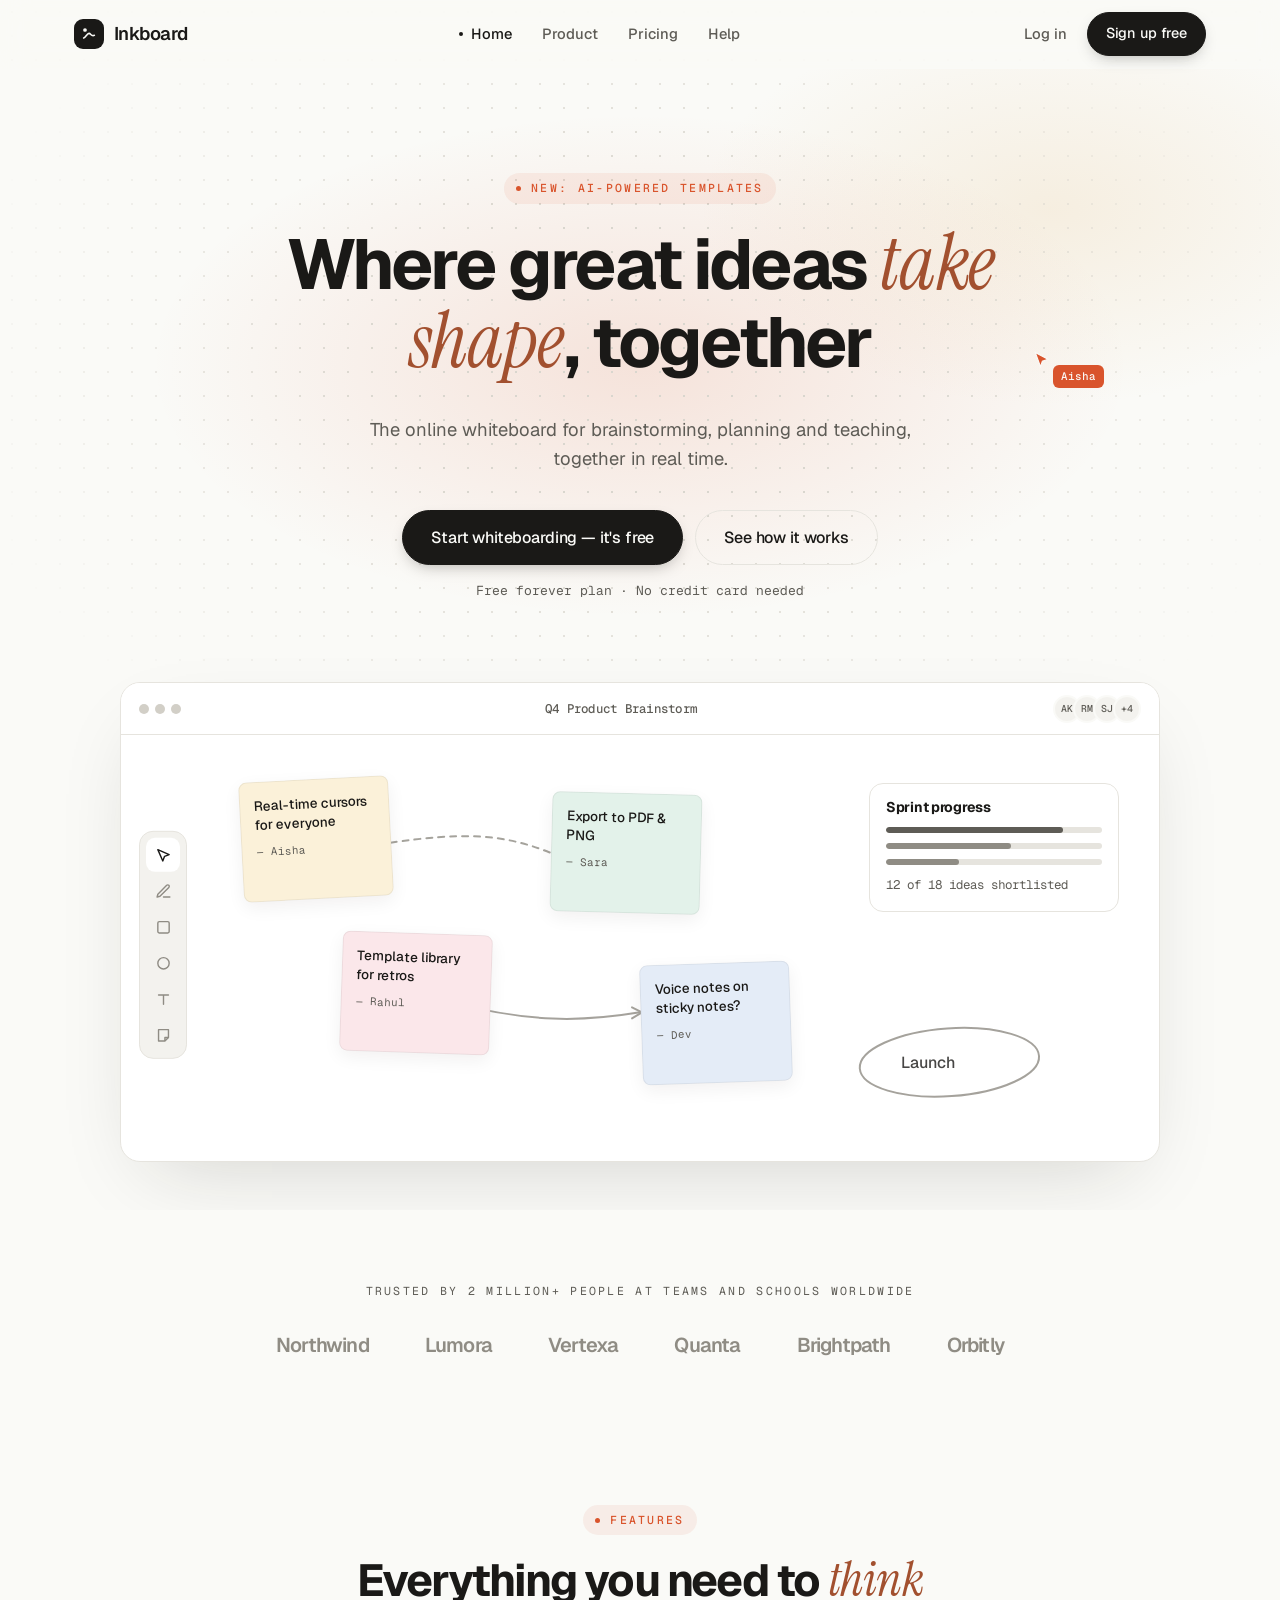
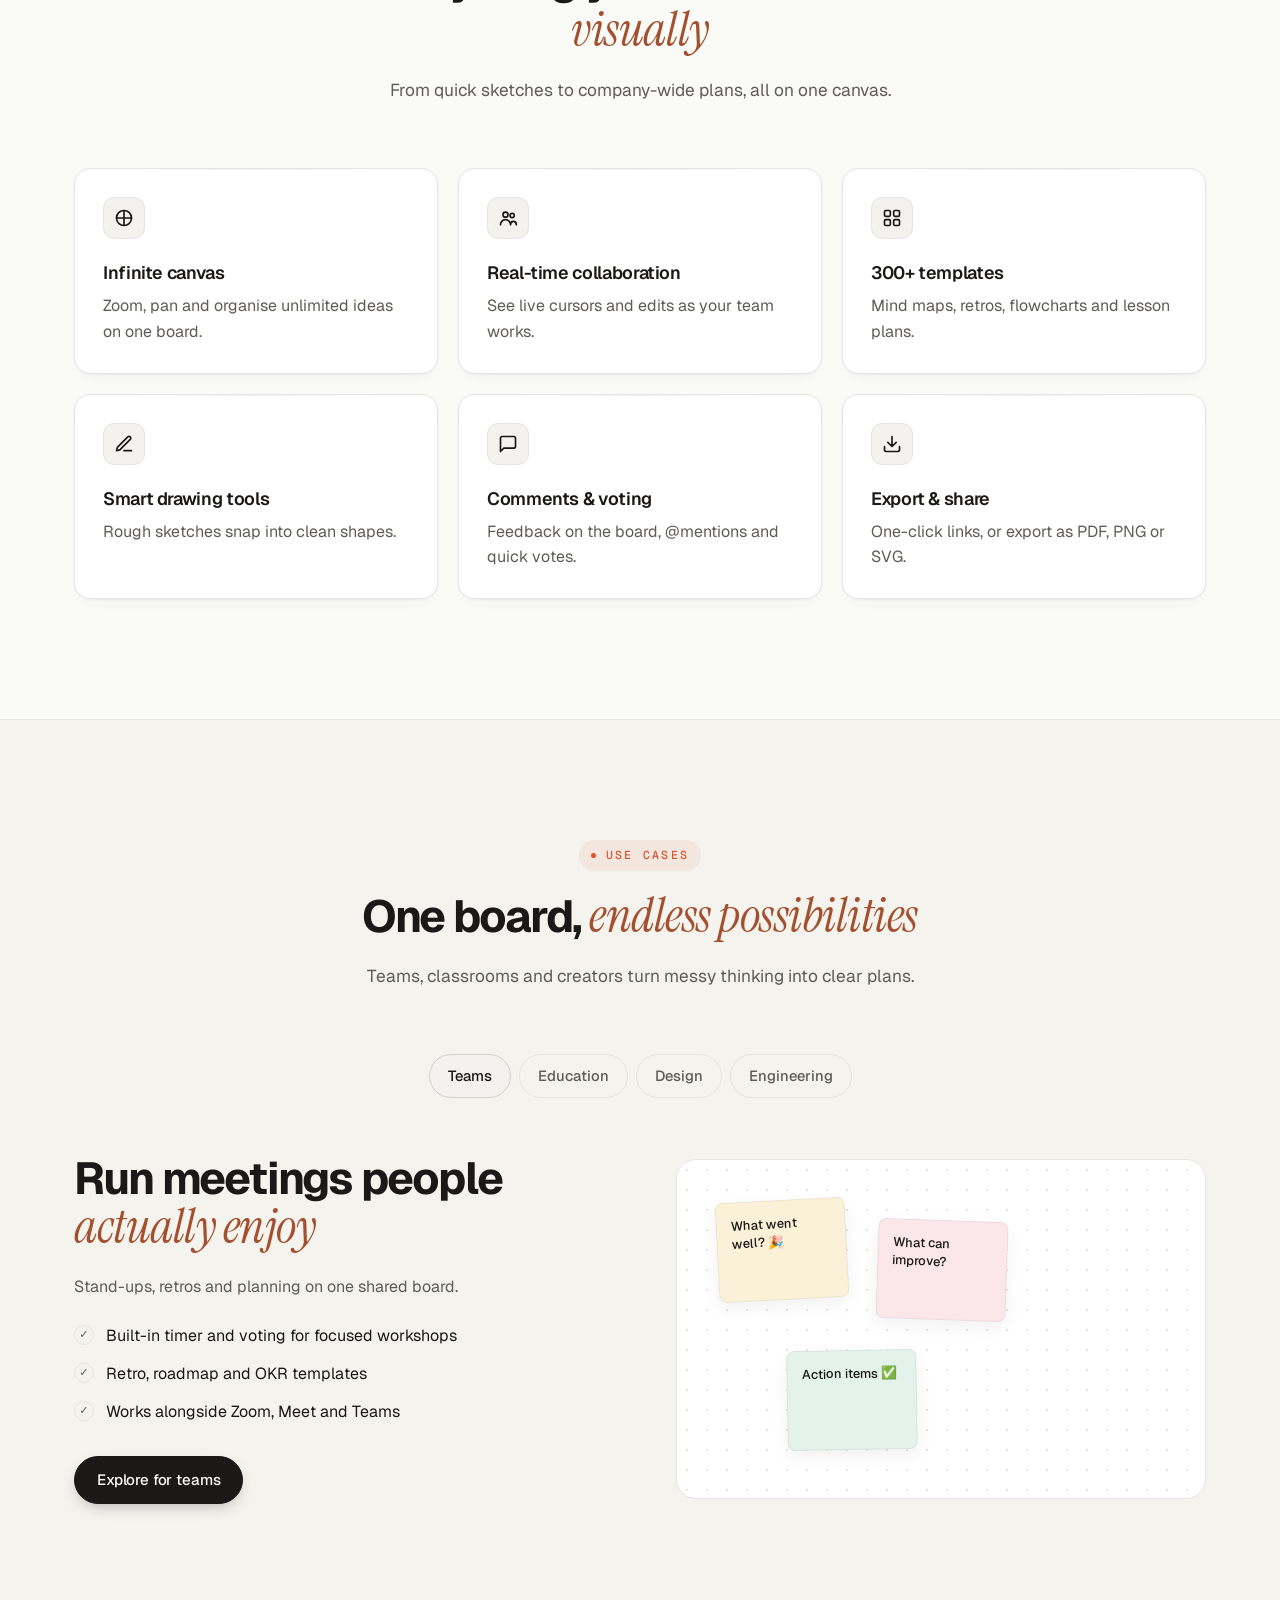
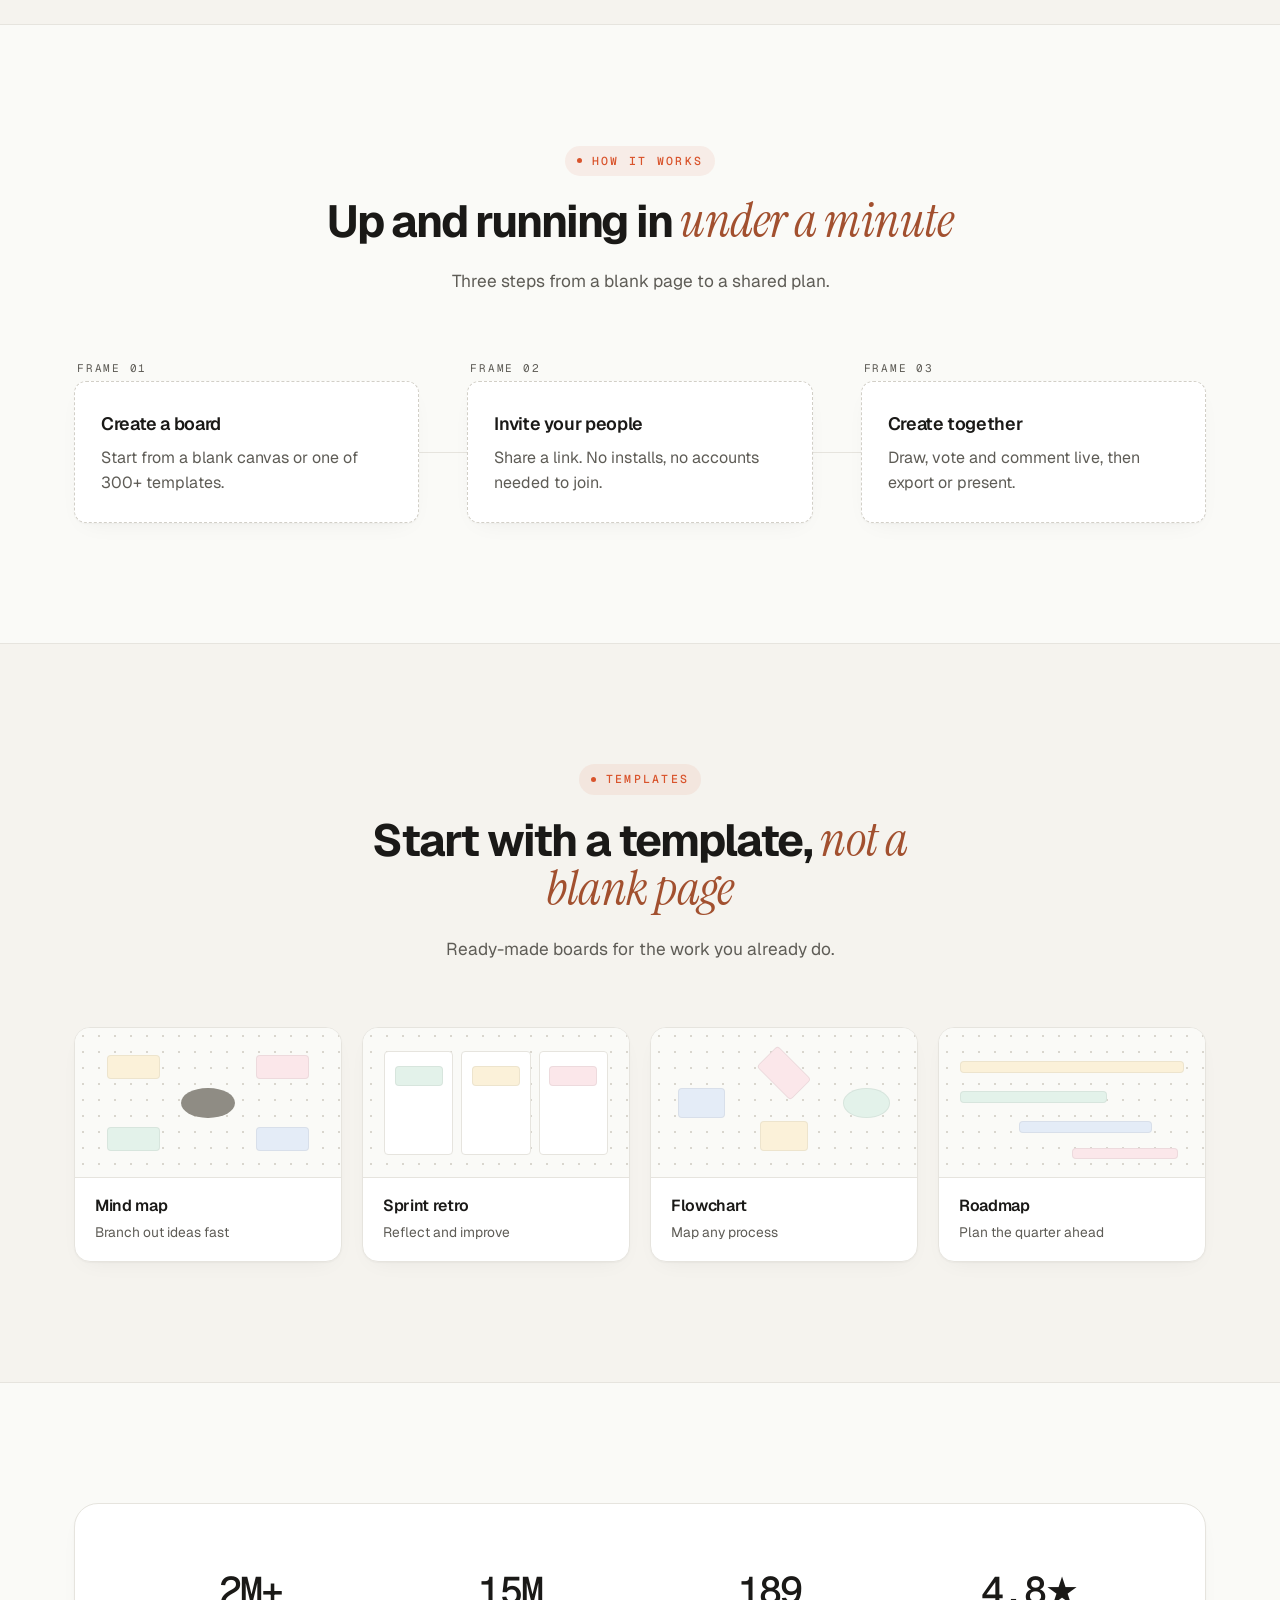
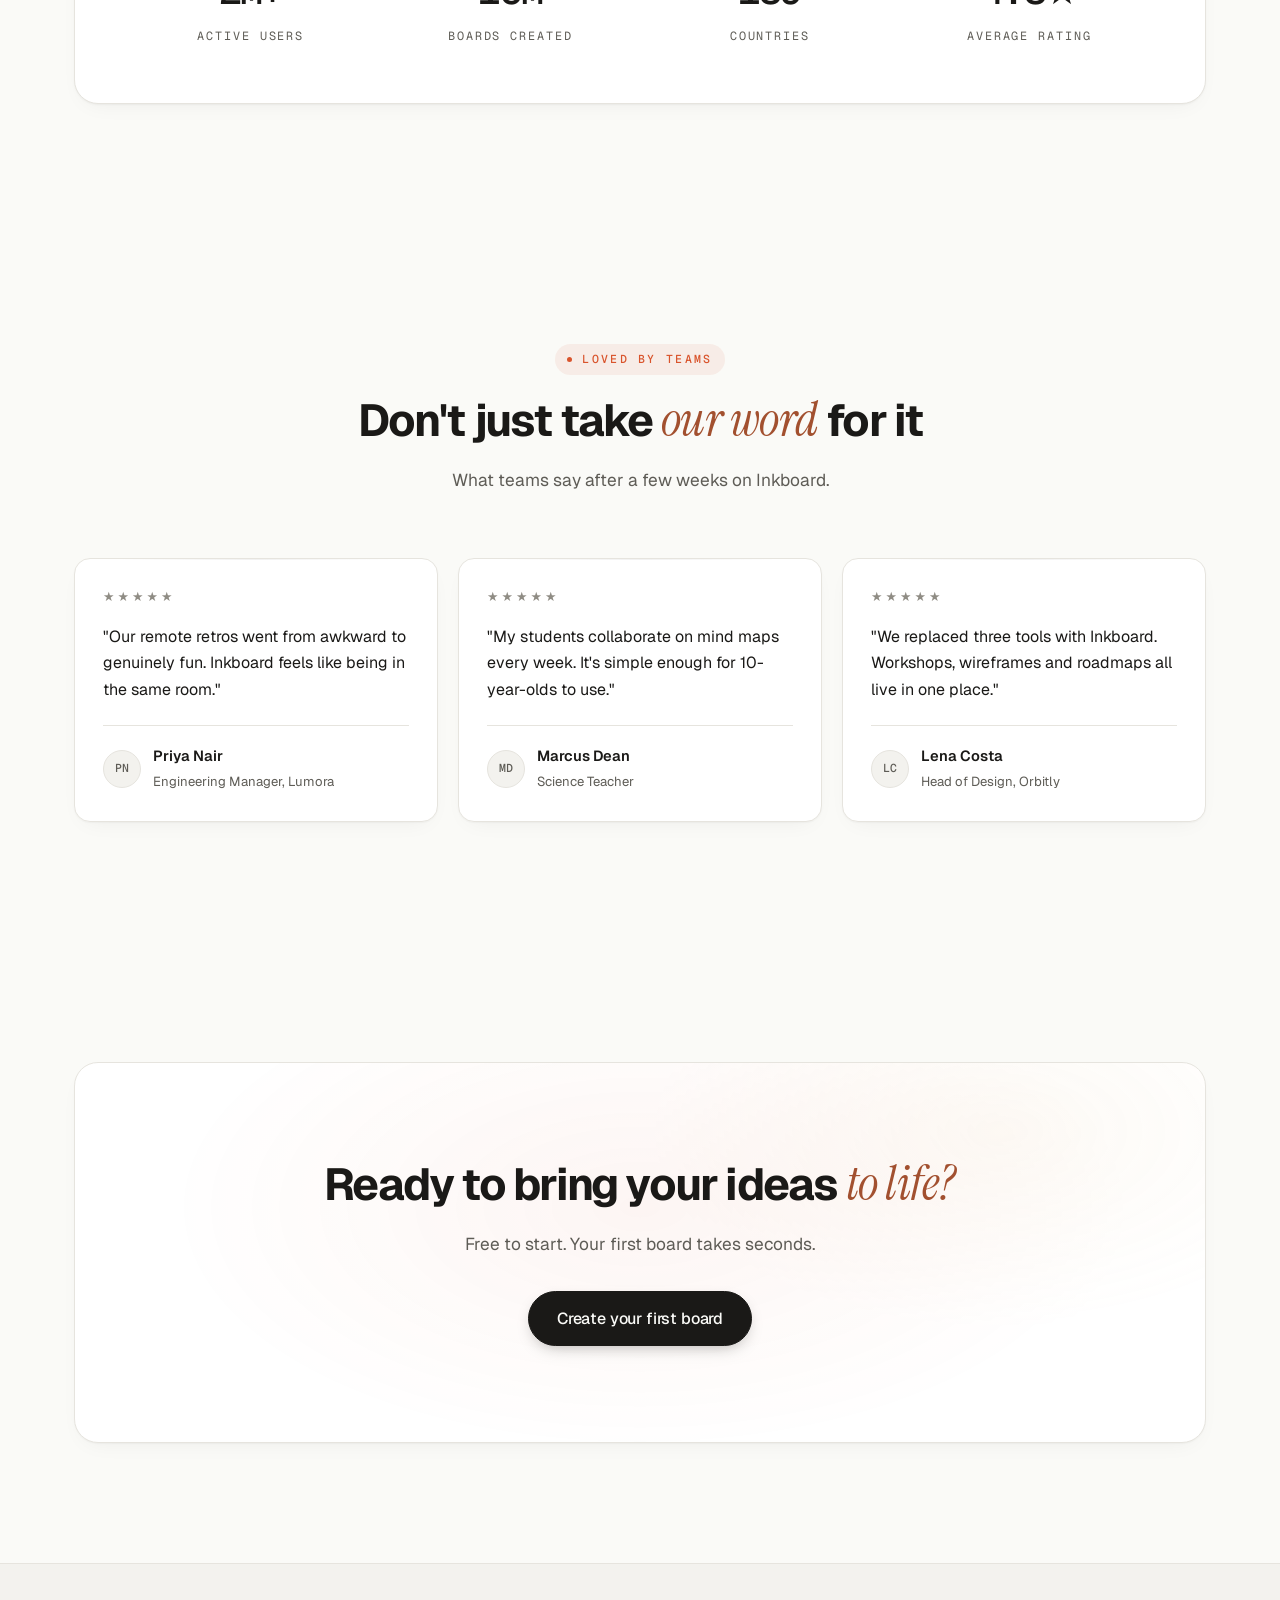
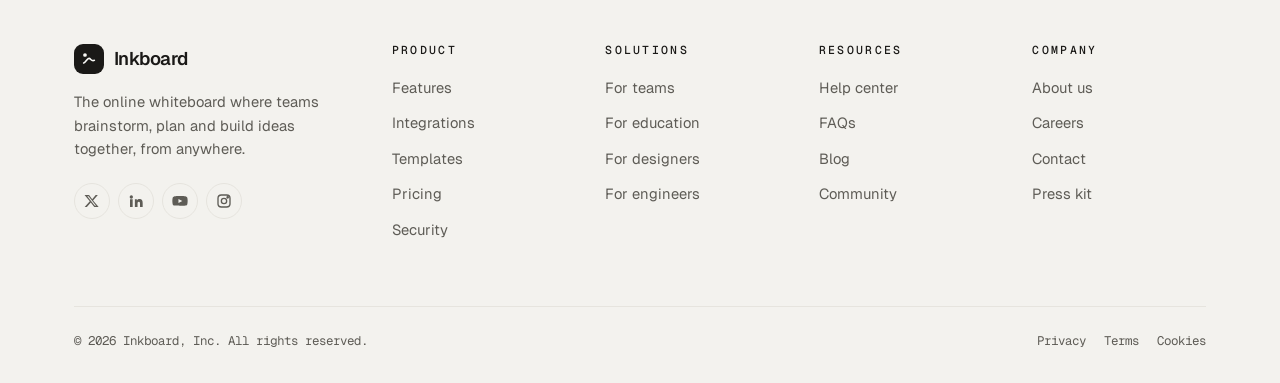
<file: index.html>
<!doctype html>
<html lang="en">
  <head>
    <meta charset="UTF-8" />
    <meta name="viewport" content="width=device-width, initial-scale=1.0" />
    <title>Inkboard — The online whiteboard for teams</title>
    <meta
      name="description"
      content="Inkboard is an infinite online whiteboard for brainstorming, planning and collaborating in real time."
    />
    <link rel="preconnect" href="https://fonts.googleapis.com" />
    <link rel="preconnect" href="https://fonts.gstatic.com" crossorigin />
    <link
      href="https://fonts.googleapis.com/css2?family=Geist:wght@400;500;600;700&family=Geist+Mono:wght@400;500&family=Instrument+Serif:ital@1&display=swap"
      rel="stylesheet"
    />
    <link rel="stylesheet" href="styles.css" />
  </head>
  <body data-page="home">
    <!-- The navbar is inserted here by script.js -->
    <div id="site-nav"></div>

    <main>
      <!-- ================= HERO ================= -->
      <section class="hero">
        <div class="container">
          <div class="hero-stage">
          <!-- The one canvas touch in the hero: a single, slowly drifting cursor -->
          <div class="cursor hero-cursor" aria-hidden="true">
            <svg viewBox="0 0 24 24"><path d="M3 2l7 19 2.5-7.5L20 11z" style="fill: var(--accent); stroke: var(--bg)" stroke-width="1.5" /></svg>
            <b>Aisha</b>
          </div>

          <div class="hero-content reveal">
            <span class="eyebrow">New: AI-powered templates</span>
            <h1>Where great ideas <em>take shape</em>, together</h1>
            <p>
              The online whiteboard for brainstorming, planning and teaching,
              together in real time.
            </p>
            <div class="hero-cta">
              <a href="signup.html" class="btn btn-primary btn-lg"
                >Start whiteboarding — it's free</a
              >
              <a href="product.html" class="btn btn-ghost btn-lg"
                >See how it works</a
              >
            </div>
            <p class="hero-note">Free forever plan · No credit card needed</p>
          </div>
          </div>

          <!-- Whiteboard mockup (pure HTML/CSS, no images) -->
          <div class="board reveal d2" aria-hidden="true">
            <div class="board-topbar">
              <div class="dots"><span></span><span></span><span></span></div>
              <div class="board-title">Q4 Product Brainstorm</div>
              <div class="avatars">
                <span>AK</span>
                <span>RM</span>
                <span>SJ</span>
                <span style="background: var(--surface-2); color: var(--muted)"
                  >+4</span
                >
              </div>
            </div>

            <div class="board-toolbar">
              <span class="on"
                ><svg
                  viewBox="0 0 24 24"
                  fill="none"
                  stroke="currentColor"
                  stroke-width="2"
                  stroke-linecap="round"
                  stroke-linejoin="round"
                >
                  <path d="m4 4 7 16 2.5-6.5L20 11z" /></svg
              ></span>
              <span
                ><svg
                  viewBox="0 0 24 24"
                  fill="none"
                  stroke="currentColor"
                  stroke-width="2"
                  stroke-linecap="round"
                  stroke-linejoin="round"
                >
                  <path d="M12 20h9" />
                  <path d="M16.5 3.5a2.1 2.1 0 1 1 3 3L7 19l-4 1 1-4Z" /></svg
              ></span>
              <span
                ><svg
                  viewBox="0 0 24 24"
                  fill="none"
                  stroke="currentColor"
                  stroke-width="2"
                >
                  <rect x="4" y="4" width="16" height="16" rx="2" /></svg
              ></span>
              <span
                ><svg
                  viewBox="0 0 24 24"
                  fill="none"
                  stroke="currentColor"
                  stroke-width="2"
                >
                  <circle cx="12" cy="12" r="8" /></svg
              ></span>
              <span
                ><svg
                  viewBox="0 0 24 24"
                  fill="none"
                  stroke="currentColor"
                  stroke-width="2"
                  stroke-linecap="round"
                >
                  <path d="M5 6h14M12 6v13" /></svg
              ></span>
              <span
                ><svg
                  viewBox="0 0 24 24"
                  fill="none"
                  stroke="currentColor"
                  stroke-width="2"
                  stroke-linejoin="round"
                >
                  <path d="M5 4h14v11l-5 5H5z" />
                  <path d="M14 20v-5h5" /></svg
              ></span>
            </div>

            <!-- Hand-drawn connectors -->
            <svg
              class="board-svg"
              viewBox="0 0 1040 480"
              preserveAspectRatio="none"
            >
              <path
                d="M270 160 C 340 150, 380 150, 430 170"
                fill="none"
                style="stroke: var(--faint)"
                stroke-width="2"
                stroke-dasharray="6 6"
                stroke-linecap="round"
              />
              <path
                d="M330 320 C 410 340, 460 340, 520 330"
                fill="none"
                style="stroke: var(--faint)"
                stroke-width="2"
                stroke-linecap="round"
              />
              <path
                d="M512 325 l 10 5 -10 6"
                fill="none"
                style="stroke: var(--faint)"
                stroke-width="2"
                stroke-linecap="round"
                stroke-linejoin="round"
              />
              <ellipse
                cx="830"
                cy="380"
                rx="90"
                ry="34"
                fill="none"
                style="stroke: var(--faint)"
                stroke-width="2"
                transform="rotate(-4 830 380)"
              />
              <text
                x="782"
                y="386"
                font-family="Geist, sans-serif"
                font-weight="500"
                font-size="16"
                style="fill: var(--text)"
              >
                Launch
              </text>
            </svg>

            <div class="sticky s1">
              Real-time cursors for everyone<small>— Aisha</small>
            </div>
            <div class="sticky s2">
              Template library for retros<small>— Rahul</small>
            </div>
            <div class="sticky s3">
              Export to PDF &amp; PNG<small>— Sara</small>
            </div>
            <div class="sticky s4">
              Voice notes on sticky notes?<small>— Dev</small>
            </div>

            <div class="board-card">
              <h4>Sprint progress</h4>
              <div class="bar"><i style="width: 82%"></i></div>
              <div class="bar"><i style="width: 58%"></i></div>
              <div class="bar"><i style="width: 34%"></i></div>
              <p style="font-size: 0.78rem; margin: 6px 0 0">
                12 of 18 ideas shortlisted
              </p>
            </div>

          </div>
        </div>
      </section>

      <!-- ================= LOGOS ================= -->
      <section class="logos">
        <div class="container">
          <p>Trusted by 2 million+ people at teams and schools worldwide</p>
          <div class="logo-row">
            <span>Northwind</span><span>Lumora</span><span>Vertexa</span
            ><span>Quanta</span><span>Brightpath</span><span>Orbitly</span>
          </div>
        </div>
      </section>

      <!-- ================= FEATURES ================= -->
      <section class="section" id="features">
        <div class="container">
          <div class="section-head reveal">
            <span class="eyebrow">Features</span>
            <h2>Everything you need to <em>think visually</em></h2>
            <p>From quick sketches to company-wide plans, all on one canvas.</p>
          </div>
          <div class="grid grid-3">
            <div class="card reveal">
              <div class="icon-box">
                <svg
                  viewBox="0 0 24 24"
                  fill="none"
                  stroke="currentColor"
                  stroke-width="2"
                  stroke-linecap="round"
                >
                  <path d="M3 12h18M12 3v18" />
                  <circle cx="12" cy="12" r="9" />
                </svg>
              </div>
              <h3>Infinite canvas</h3>
              <p>Zoom, pan and organise unlimited ideas on one board.</p>
            </div>
            <div class="card reveal d1">
              <div class="icon-box teal">
                <svg
                  viewBox="0 0 24 24"
                  fill="none"
                  stroke="currentColor"
                  stroke-width="2"
                  stroke-linecap="round"
                >
                  <circle cx="9" cy="8" r="3" />
                  <circle cx="17" cy="9" r="2.5" />
                  <path
                    d="M3 20c0-3.3 2.7-6 6-6s6 2.7 6 6M15 20c0-2 1-4 3.5-4S22 18 22 20"
                  />
                </svg>
              </div>
              <h3>Real-time collaboration</h3>
              <p>
See live cursors and edits as your team works.
              </p>
            </div>
            <div class="card reveal d2">
              <div class="icon-box pink">
                <svg
                  viewBox="0 0 24 24"
                  fill="none"
                  stroke="currentColor"
                  stroke-width="2"
                  stroke-linejoin="round"
                >
                  <rect x="3" y="3" width="7" height="7" rx="1.5" />
                  <rect x="14" y="3" width="7" height="7" rx="1.5" />
                  <rect x="3" y="14" width="7" height="7" rx="1.5" />
                  <rect x="14" y="14" width="7" height="7" rx="1.5" />
                </svg>
              </div>
              <h3>300+ templates</h3>
              <p>
                Mind maps, retros, flowcharts and lesson plans.
              </p>
            </div>
            <div class="card reveal">
              <div class="icon-box amber">
                <svg
                  viewBox="0 0 24 24"
                  fill="none"
                  stroke="currentColor"
                  stroke-width="2"
                  stroke-linecap="round"
                  stroke-linejoin="round"
                >
                  <path d="M12 20h9" />
                  <path d="M16.5 3.5a2.1 2.1 0 1 1 3 3L7 19l-4 1 1-4Z" />
                </svg>
              </div>
              <h3>Smart drawing tools</h3>
              <p>
                Rough sketches snap into clean shapes.
              </p>
            </div>
            <div class="card reveal d1">
              <div class="icon-box">
                <svg
                  viewBox="0 0 24 24"
                  fill="none"
                  stroke="currentColor"
                  stroke-width="2"
                  stroke-linecap="round"
                  stroke-linejoin="round"
                >
                  <path
                    d="M21 15a2 2 0 0 1-2 2H7l-4 4V5a2 2 0 0 1 2-2h14a2 2 0 0 1 2 2z"
                  />
                </svg>
              </div>
              <h3>Comments &amp; voting</h3>
              <p>
                Feedback on the board, @mentions and quick votes.
              </p>
            </div>
            <div class="card reveal d2">
              <div class="icon-box teal">
                <svg
                  viewBox="0 0 24 24"
                  fill="none"
                  stroke="currentColor"
                  stroke-width="2"
                  stroke-linecap="round"
                  stroke-linejoin="round"
                >
                  <path
                    d="M21 15v4a2 2 0 0 1-2 2H5a2 2 0 0 1-2-2v-4M7 10l5 5 5-5M12 15V3"
                  />
                </svg>
              </div>
              <h3>Export &amp; share</h3>
              <p>
                One-click links, or export as PDF, PNG or SVG.
              </p>
            </div>
          </div>
        </div>
      </section>

      <!-- ================= USE CASES (tabs) ================= -->
      <section class="section alt-bg" id="usecases">
        <div class="container" data-tabs>
          <div class="section-head reveal">
            <span class="eyebrow">Use cases</span>
            <h2>One board, <em>endless possibilities</em></h2>
            <p>Teams, classrooms and creators turn messy thinking into clear plans.</p>
          </div>

          <div class="tabs">
            <button class="tab active" data-target="uc-teams">Teams</button>
            <button class="tab" data-target="uc-edu">Education</button>
            <button class="tab" data-target="uc-design">Design</button>
            <button class="tab" data-target="uc-eng">Engineering</button>
          </div>

          <div class="tab-panel usecase active" id="uc-teams">
            <div>
              <h2>Run meetings people <em>actually enjoy</em></h2>
              <p>
                Stand-ups, retros and planning on one shared board.
              </p>
              <ul class="checklist">
                <li>Built-in timer and voting for focused workshops</li>
                <li>Retro, roadmap and OKR templates</li>
                <li>Works alongside Zoom, Meet and Teams</li>
              </ul>
              <a href="product.html" class="btn btn-primary"
                >Explore for teams</a
              >
            </div>
            <div class="visual v-purple">
              <div
                class="sticky float"
                style="
                  top: 40px;
                  left: 40px;
                  background: var(--note-yellow);
                  --r: -3deg;
                "
              >
                What went well? 🎉
              </div>
              <div
                class="sticky float"
                style="
                  top: 60px;
                  left: 200px;
                  background: var(--note-pink);
                  --r: 2deg;
                  animation-delay: -2s;
                "
              >
                What can improve?
              </div>
              <div
                class="sticky float"
                style="
                  top: 190px;
                  left: 110px;
                  background: var(--note-green);
                  --r: -1deg;
                  animation-delay: -4s;
                "
              >
                Action items ✅
              </div>
            </div>
          </div>

          <div class="tab-panel usecase" id="uc-edu">
            <div>
              <h2>Make every lesson <em>interactive</em></h2>
              <p>
                Lively lessons and group work in a safe, shared space.
              </p>
              <ul class="checklist">
                <li>Free for verified teachers and students</li>
                <li>Lesson plans, worksheets and graphic organisers</li>
                <li>Classroom mode with teacher controls</li>
              </ul>
              <a href="pricing.html" class="btn btn-primary"
                >See education plans</a
              >
            </div>
            <div class="visual v-teal">
              <div
                class="sticky float"
                style="
                  top: 40px;
                  left: 50px;
                  background: var(--note-blue);
                  --r: -2deg;
                "
              >
                The Water Cycle 💧
              </div>
              <div
                class="sticky float"
                style="
                  top: 80px;
                  left: 220px;
                  background: var(--note-green);
                  --r: 3deg;
                  animation-delay: -3s;
                "
              >
                Evaporation → Condensation
              </div>
              <div
                class="sticky float"
                style="
                  top: 200px;
                  left: 130px;
                  background: var(--note-yellow);
                  --r: -1deg;
                  animation-delay: -1s;
                "
              >
                Group 3: Precipitation
              </div>
            </div>
          </div>

          <div class="tab-panel usecase" id="uc-design">
            <div>
              <h2>From <em>moodboard</em> to wireframe</h2>
              <p>
                Gather inspiration and sketch flows before a pixel is final.
              </p>
              <ul class="checklist">
                <li>Drop in images, links and videos</li>
                <li>Wireframe kits and user-journey maps</li>
                <li>Comment threads tied to any element</li>
              </ul>
              <a href="product.html" class="btn btn-primary"
                >Explore for designers</a
              >
            </div>
            <div class="visual v-pink">
              <div
                class="sticky float"
                style="
                  top: 40px;
                  left: 40px;
                  background: var(--note-pink);
                  --r: -2deg;
                "
              >
                Moodboard: soft &amp; playful
              </div>
              <div
                class="sticky float"
                style="
                  top: 70px;
                  left: 210px;
                  background: var(--note-yellow);
                  --r: 2deg;
                  animation-delay: -2s;
                "
              >
                Onboarding flow v2
              </div>
              <div
                class="sticky float"
                style="
                  top: 200px;
                  left: 100px;
                  background: var(--note-blue);
                  --r: -3deg;
                  animation-delay: -4s;
                "
              >
                Feedback: bigger CTA
              </div>
            </div>
          </div>

          <div class="tab-panel usecase" id="uc-eng">
            <div>
              <h2>Map systems <em>before</em> you build them</h2>
              <p>
                Diagram architecture and plan sprints with your whole squad.
              </p>
              <ul class="checklist">
                <li>Flowchart and architecture shape libraries</li>
                <li>Embed boards in Jira, GitHub and Notion</li>
                <li>Version history to roll back any change</li>
              </ul>
              <a href="product.html" class="btn btn-primary"
                >Explore for engineers</a
              >
            </div>
            <div class="visual v-amber">
              <div
                class="sticky float"
                style="
                  top: 40px;
                  left: 40px;
                  background: var(--note-blue);
                  --r: -1deg;
                "
              >
                Client → API Gateway
              </div>
              <div
                class="sticky float"
                style="
                  top: 80px;
                  left: 220px;
                  background: var(--note-green);
                  --r: 2deg;
                  animation-delay: -3s;
                "
              >
                Auth service
              </div>
              <div
                class="sticky float"
                style="
                  top: 200px;
                  left: 120px;
                  background: var(--note-yellow);
                  --r: -2deg;
                  animation-delay: -1s;
                "
              >
                Database &amp; cache
              </div>
            </div>
          </div>
        </div>
      </section>

      <!-- ================= HOW IT WORKS ================= -->
      <section class="section">
        <div class="container">
          <div class="section-head reveal">
            <span class="eyebrow">How it works</span>
            <h2>Up and running in <em>under a minute</em></h2>
            <p>Three steps from a blank page to a shared plan.</p>
          </div>
          <!-- Steps as frames, joined by one thin straight line (drawn in CSS) -->
          <div class="frames">
            <div class="frame reveal">
              <span class="frame-label">Frame 01</span>
              <h3>Create a board</h3>
              <p>Start from a blank canvas or one of 300+ templates.</p>
            </div>
            <div class="frame reveal d1">
              <span class="frame-label">Frame 02</span>
              <h3>Invite your people</h3>
              <p>Share a link. No installs, no accounts needed to join.</p>
            </div>
            <div class="frame reveal d2">
              <span class="frame-label">Frame 03</span>
              <h3>Create together</h3>
              <p>Draw, vote and comment live, then export or present.</p>
            </div>
          </div>
        </div>
      </section>

      <!-- ================= TEMPLATES ================= -->
      <section class="section alt-bg" id="templates">
        <div class="container">
          <div class="section-head reveal">
            <span class="eyebrow">Templates</span>
            <h2>Start with a template, <em>not a blank page</em></h2>
            <p>Ready-made boards for the work you already do.</p>
          </div>
          <div class="grid grid-4">
            <a href="signup.html" class="card template reveal">
              <div class="template-preview">
                <i
                  style="
                    left: 40%;
                    top: 40%;
                    width: 20%;
                    height: 20%;
                    background: var(--faint);
                    border-radius: 50%;
                    border: 0;
                  "
                ></i>
                <i
                  style="
                    left: 12%;
                    top: 18%;
                    width: 20%;
                    height: 16%;
                    background: var(--note-yellow);
                  "
                ></i>
                <i
                  style="
                    left: 68%;
                    top: 18%;
                    width: 20%;
                    height: 16%;
                    background: var(--note-pink);
                  "
                ></i>
                <i
                  style="
                    left: 12%;
                    top: 66%;
                    width: 20%;
                    height: 16%;
                    background: var(--note-green);
                  "
                ></i>
                <i
                  style="
                    left: 68%;
                    top: 66%;
                    width: 20%;
                    height: 16%;
                    background: var(--note-blue);
                  "
                ></i>
              </div>
              <div class="template-body">
                <h3>Mind map</h3>
                <p>Branch out ideas fast</p>
              </div>
            </a>
            <a href="signup.html" class="card template reveal d1">
              <div class="template-preview">
                <i
                  style="
                    left: 8%;
                    top: 15%;
                    width: 26%;
                    height: 70%;
                    background: var(--surface);
                    border: 1px solid var(--line);
                  "
                ></i>
                <i
                  style="
                    left: 37%;
                    top: 15%;
                    width: 26%;
                    height: 70%;
                    background: var(--surface);
                    border: 1px solid var(--line);
                  "
                ></i>
                <i
                  style="
                    left: 66%;
                    top: 15%;
                    width: 26%;
                    height: 70%;
                    background: var(--surface);
                    border: 1px solid var(--line);
                  "
                ></i>
                <i
                  style="
                    left: 12%;
                    top: 25%;
                    width: 18%;
                    height: 14%;
                    background: var(--note-green);
                  "
                ></i>
                <i
                  style="
                    left: 41%;
                    top: 25%;
                    width: 18%;
                    height: 14%;
                    background: var(--note-yellow);
                  "
                ></i>
                <i
                  style="
                    left: 70%;
                    top: 25%;
                    width: 18%;
                    height: 14%;
                    background: var(--note-pink);
                  "
                ></i>
              </div>
              <div class="template-body">
                <h3>Sprint retro</h3>
                <p>Reflect and improve</p>
              </div>
            </a>
            <a href="signup.html" class="card template reveal d2">
              <div class="template-preview">
                <i
                  style="
                    left: 10%;
                    top: 40%;
                    width: 18%;
                    height: 20%;
                    background: var(--note-blue);
                  "
                ></i>
                <i
                  style="
                    left: 41%;
                    top: 20%;
                    width: 18%;
                    height: 20%;
                    background: var(--note-pink);
                    transform: rotate(45deg);
                  "
                ></i>
                <i
                  style="
                    left: 41%;
                    top: 62%;
                    width: 18%;
                    height: 20%;
                    background: var(--note-yellow);
                  "
                ></i>
                <i
                  style="
                    left: 72%;
                    top: 40%;
                    width: 18%;
                    height: 20%;
                    background: var(--note-green);
                    border-radius: 50%;
                  "
                ></i>
              </div>
              <div class="template-body">
                <h3>Flowchart</h3>
                <p>Map any process</p>
              </div>
            </a>
            <a href="signup.html" class="card template reveal d3">
              <div class="template-preview">
                <i
                  style="
                    left: 8%;
                    top: 22%;
                    width: 84%;
                    height: 8%;
                    background: var(--note-yellow);
                  "
                ></i>
                <i
                  style="
                    left: 8%;
                    top: 42%;
                    width: 55%;
                    height: 8%;
                    background: var(--note-green);
                  "
                ></i>
                <i
                  style="
                    left: 30%;
                    top: 62%;
                    width: 50%;
                    height: 8%;
                    background: var(--note-blue);
                  "
                ></i>
                <i
                  style="
                    left: 50%;
                    top: 80%;
                    width: 40%;
                    height: 8%;
                    background: var(--note-pink);
                  "
                ></i>
              </div>
              <div class="template-body">
                <h3>Roadmap</h3>
                <p>Plan the quarter ahead</p>
              </div>
            </a>
          </div>
        </div>
      </section>

      <!-- ================= STATS ================= -->
      <section class="section-sm">
        <div class="container">
          <div class="stats grid grid-4 center reveal">
            <div class="stat">
              <strong>2M+</strong><span>Active users</span>
            </div>
            <div class="stat">
              <strong>15M</strong><span>Boards created</span>
            </div>
            <div class="stat"><strong>190</strong><span>Countries</span></div>
            <div class="stat">
              <strong>4.8★</strong><span>Average rating</span>
            </div>
          </div>
        </div>
      </section>

      <!-- ================= TESTIMONIALS ================= -->
      <section class="section">
        <div class="container">
          <div class="section-head reveal">
            <span class="eyebrow">Loved by teams</span>
            <h2>Don't just take <em>our word</em> for it</h2>
            <p>What teams say after a few weeks on Inkboard.</p>
          </div>
          <div class="grid grid-3">
            <div class="card quote reveal">
              <div class="stars">★★★★★</div>
              <p>
                "Our remote retros went from awkward to genuinely fun. Inkboard
                feels like being in the same room."
              </p>
              <div class="person">
                <div class="av">PN</div>
                <div>
                  <b>Priya Nair</b><span>Engineering Manager, Lumora</span>
                </div>
              </div>
            </div>
            <div class="card quote reveal d1">
              <div class="stars">★★★★★</div>
              <p>
                "My students collaborate on mind maps every week. It's simple
                enough for 10-year-olds to use."
              </p>
              <div class="person">
                <div class="av">MD</div>
                <div><b>Marcus Dean</b><span>Science Teacher</span></div>
              </div>
            </div>
            <div class="card quote reveal d2">
              <div class="stars">★★★★★</div>
              <p>
                "We replaced three tools with Inkboard. Workshops, wireframes
                and roadmaps all live in one place."
              </p>
              <div class="person">
                <div class="av">LC</div>
                <div><b>Lena Costa</b><span>Head of Design, Orbitly</span></div>
              </div>
            </div>
          </div>
        </div>
      </section>

      <!-- ================= CTA ================= -->
      <section class="section-sm">
        <div class="container">
          <div class="cta reveal">
            <h2>Ready to bring your ideas <em>to life?</em></h2>
            <p>
              Free to start. Your first board takes seconds.
            </p>
            <a href="signup.html" class="btn btn-white btn-lg"
              >Create your first board</a
            >
          </div>
        </div>
      </section>
    </main>

    <!-- The footer is inserted here by script.js -->
    <div id="site-footer"></div>

    <script src="script.js"></script>
  </body>
</html>
</file>
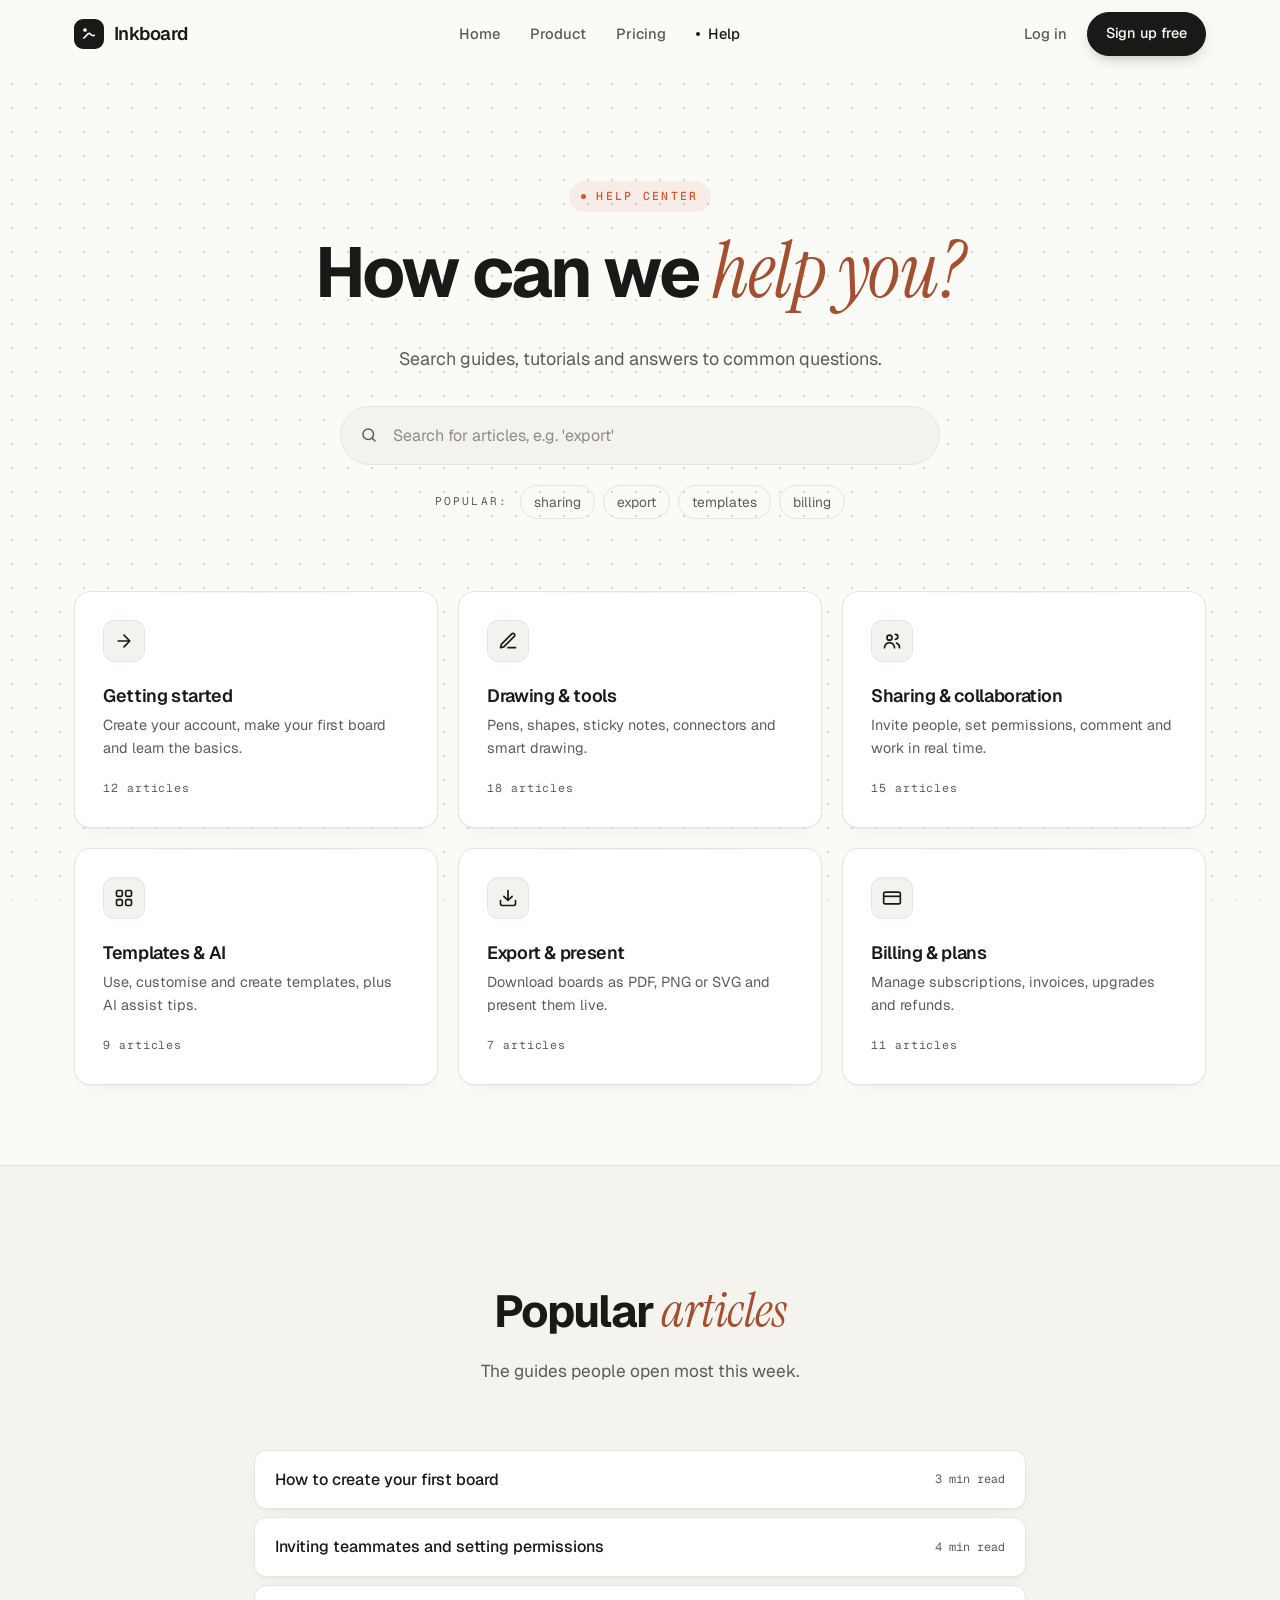
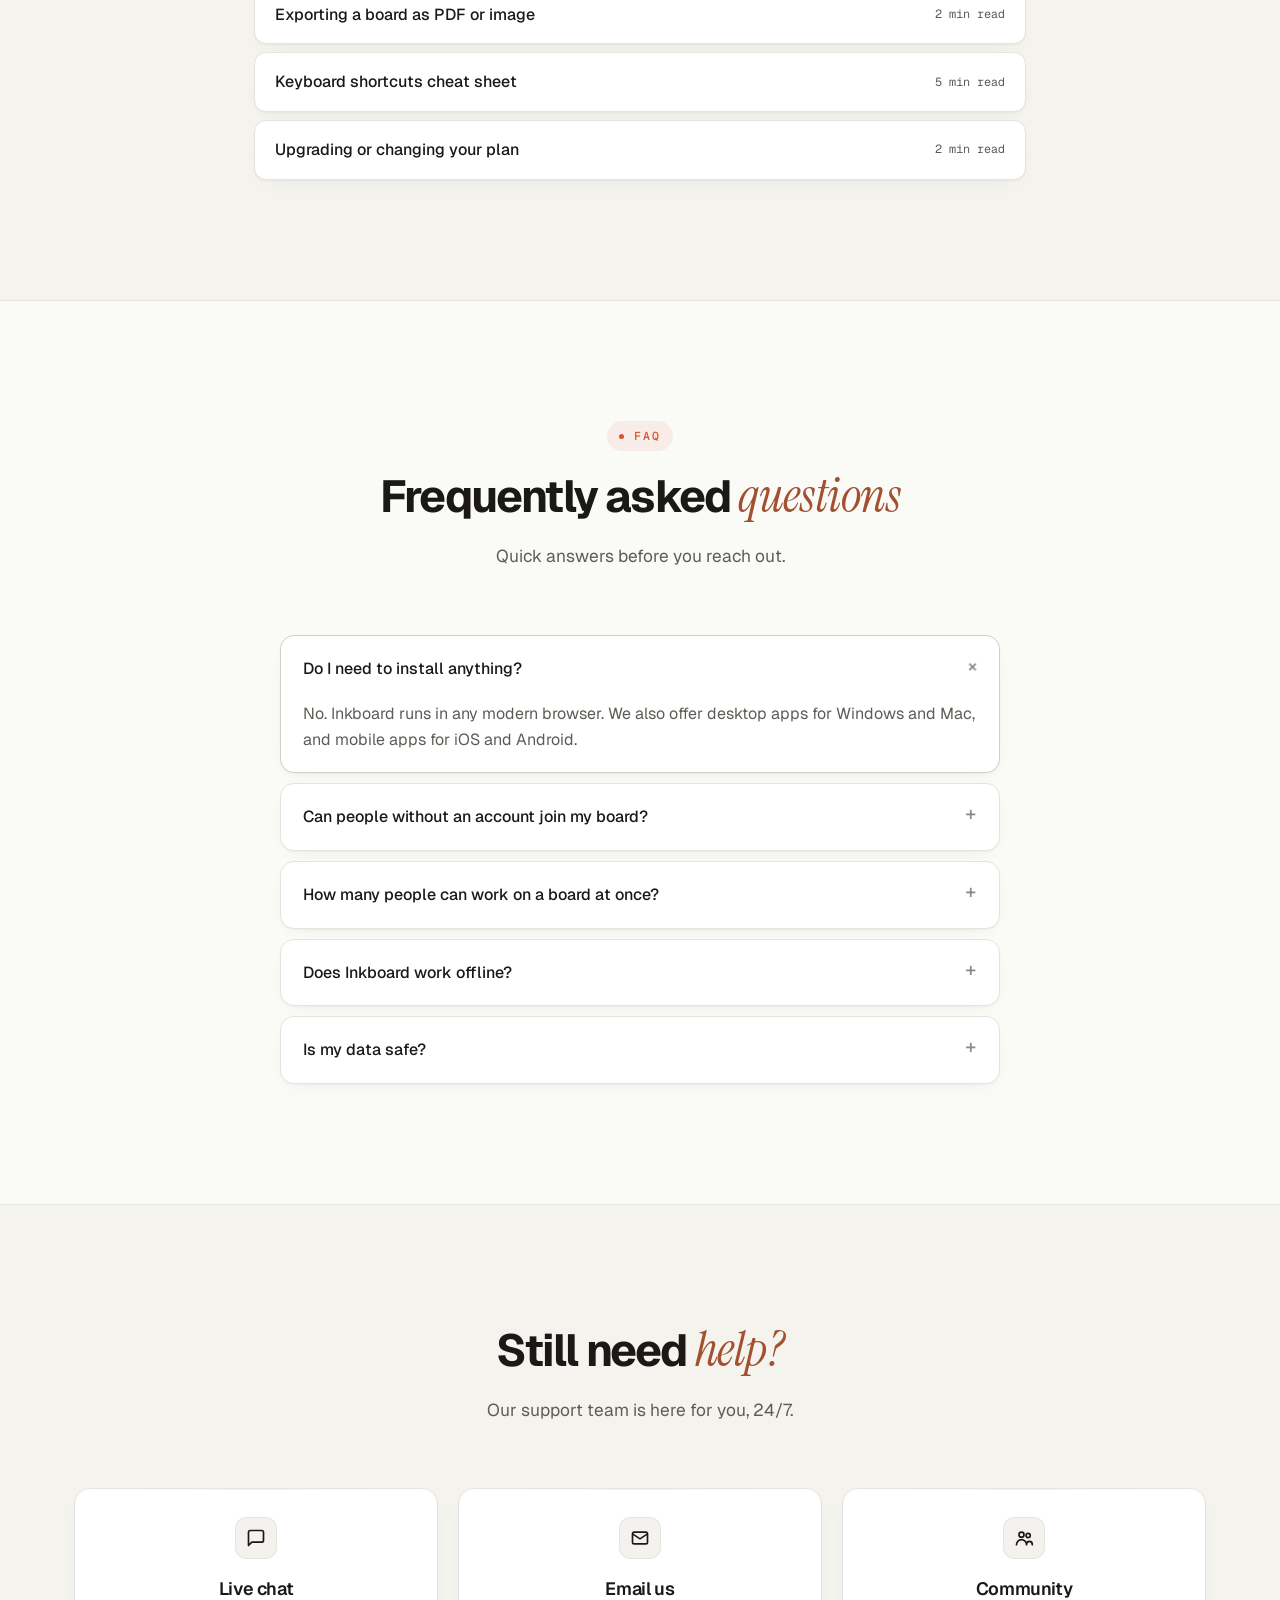
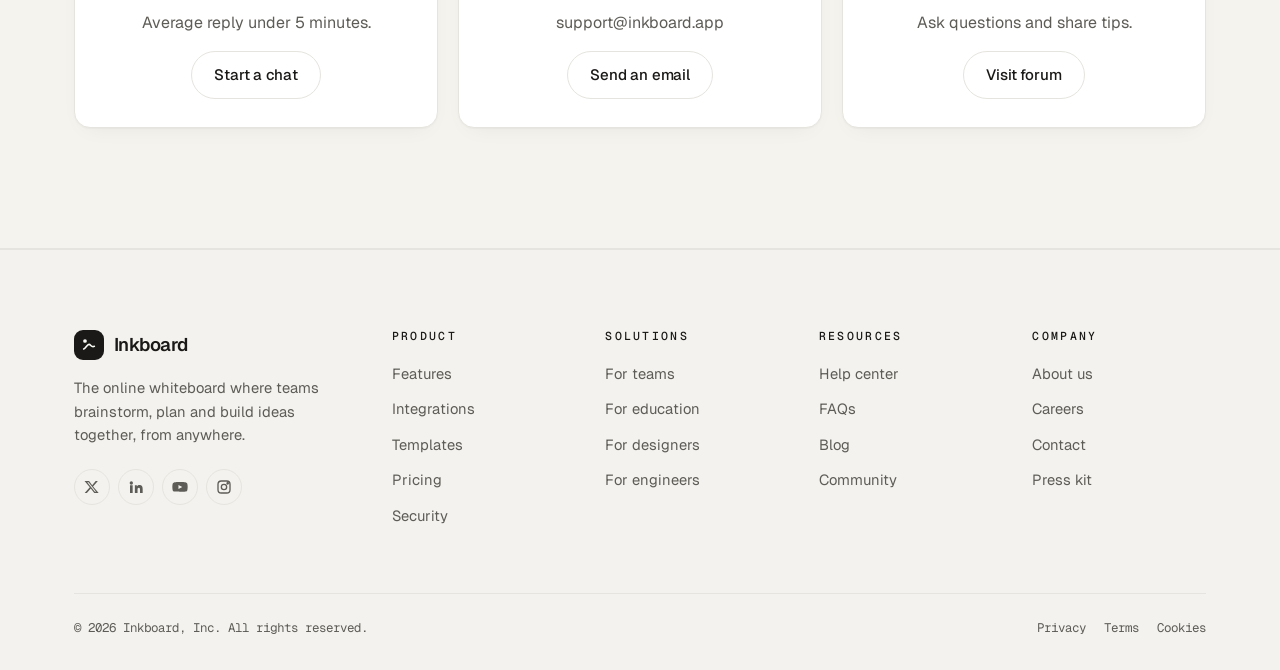
<file: help.html>
<!DOCTYPE html>
<html lang="en">
<head>
  <meta charset="UTF-8" />
  <meta name="viewport" content="width=device-width, initial-scale=1.0" />
  <title>Help Center — Inkboard</title>
  <link rel="preconnect" href="https://fonts.googleapis.com" />
  <link rel="preconnect" href="https://fonts.gstatic.com" crossorigin />
  <link href="https://fonts.googleapis.com/css2?family=Geist:wght@400;500;600;700&family=Geist+Mono:wght@400;500&family=Instrument+Serif:ital@1&display=swap" rel="stylesheet" />
  <link rel="stylesheet" href="styles.css" />
</head>
<body data-page="help">
  <div id="site-nav"></div>

  <main>
    <section class="page-hero">
      <div class="container reveal">
        <span class="eyebrow">Help Center</span>
        <h1>How can we <em>help you?</em></h1>
        <p>Search guides, tutorials and answers to common questions.</p>
        <div class="search-box">
          <svg viewBox="0 0 24 24" fill="none" stroke="currentColor" stroke-width="2" stroke-linecap="round"><circle cx="11" cy="11" r="7"/><path d="m20 20-3.5-3.5"/></svg>
          <input type="search" id="helpSearch" placeholder="Search for articles, e.g. 'export'" aria-label="Search help articles" />
        </div>
        <div class="popular-tags">
          <span>Popular:</span>
          <button>sharing</button><button>export</button><button>templates</button><button>billing</button>
        </div>
      </div>
    </section>

    <!-- Categories (searchable) -->
    <section style="padding-bottom:80px">
      <div class="container">
        <div class="grid grid-3">
          <a href="#" class="card help-cat reveal" data-search="getting started account sign up create board basics">
            <div class="icon-box"><svg viewBox="0 0 24 24" fill="none" stroke="currentColor" stroke-width="2" stroke-linecap="round" stroke-linejoin="round"><path d="M5 12h14M12 5l7 7-7 7"/></svg></div>
            <h3>Getting started</h3>
            <p>Create your account, make your first board and learn the basics.</p>
            <span class="count">12 articles</span>
          </a>
          <a href="#" class="card help-cat reveal d1" data-search="drawing tools pen shapes sticky notes text connectors">
            <div class="icon-box amber"><svg viewBox="0 0 24 24" fill="none" stroke="currentColor" stroke-width="2" stroke-linecap="round" stroke-linejoin="round"><path d="M12 20h9"/><path d="M16.5 3.5a2.1 2.1 0 1 1 3 3L7 19l-4 1 1-4Z"/></svg></div>
            <h3>Drawing &amp; tools</h3>
            <p>Pens, shapes, sticky notes, connectors and smart drawing.</p>
            <span class="count">18 articles</span>
          </a>
          <a href="#" class="card help-cat reveal d2" data-search="collaboration sharing invite permissions comments link">
            <div class="icon-box teal"><svg viewBox="0 0 24 24" fill="none" stroke="currentColor" stroke-width="2" stroke-linecap="round"><circle cx="9" cy="8" r="3"/><path d="M3 20c0-3.3 2.7-6 6-6s6 2.7 6 6"/><path d="M16 4a3 3 0 0 1 0 6M21 20c0-2.5-1.5-4.6-3.5-5.5"/></svg></div>
            <h3>Sharing &amp; collaboration</h3>
            <p>Invite people, set permissions, comment and work in real time.</p>
            <span class="count">15 articles</span>
          </a>
          <a href="#" class="card help-cat reveal" data-search="templates library custom template ai">
            <div class="icon-box pink"><svg viewBox="0 0 24 24" fill="none" stroke="currentColor" stroke-width="2"><rect x="3" y="3" width="7" height="7" rx="1.5"/><rect x="14" y="3" width="7" height="7" rx="1.5"/><rect x="3" y="14" width="7" height="7" rx="1.5"/><rect x="14" y="14" width="7" height="7" rx="1.5"/></svg></div>
            <h3>Templates &amp; AI</h3>
            <p>Use, customise and create templates, plus AI assist tips.</p>
            <span class="count">9 articles</span>
          </a>
          <a href="#" class="card help-cat reveal d1" data-search="export download pdf png svg print present">
            <div class="icon-box"><svg viewBox="0 0 24 24" fill="none" stroke="currentColor" stroke-width="2" stroke-linecap="round" stroke-linejoin="round"><path d="M21 15v4a2 2 0 0 1-2 2H5a2 2 0 0 1-2-2v-4M7 10l5 5 5-5M12 15V3"/></svg></div>
            <h3>Export &amp; present</h3>
            <p>Download boards as PDF, PNG or SVG and present them live.</p>
            <span class="count">7 articles</span>
          </a>
          <a href="#" class="card help-cat reveal d2" data-search="billing plans payment invoice upgrade cancel refund">
            <div class="icon-box teal"><svg viewBox="0 0 24 24" fill="none" stroke="currentColor" stroke-width="2"><rect x="2" y="5" width="20" height="14" rx="2"/><path d="M2 10h20"/></svg></div>
            <h3>Billing &amp; plans</h3>
            <p>Manage subscriptions, invoices, upgrades and refunds.</p>
            <span class="count">11 articles</span>
          </a>
        </div>
        <div class="no-results" id="noResults">No results found. Try another word, or <a href="#contact" class="link">contact support</a>.</div>
      </div>
    </section>

    <!-- Popular articles -->
    <section class="section alt-bg">
      <div class="container" style="max-width:820px">
        <div class="section-head reveal"><h2>Popular <em>articles</em></h2><p>The guides people open most this week.</p></div>
        <ul class="article-list reveal">
          <li data-search="create first board getting started"><a href="#">How to create your first board <span>3 min read</span></a></li>
          <li data-search="invite share link permissions"><a href="#">Inviting teammates and setting permissions <span>4 min read</span></a></li>
          <li data-search="export pdf png download"><a href="#">Exporting a board as PDF or image <span>2 min read</span></a></li>
          <li data-search="keyboard shortcuts tools"><a href="#">Keyboard shortcuts cheat sheet <span>5 min read</span></a></li>
          <li data-search="billing upgrade plan payment"><a href="#">Upgrading or changing your plan <span>2 min read</span></a></li>
        </ul>
      </div>
    </section>

    <!-- FAQ -->
    <section class="section" id="faq">
      <div class="container">
        <div class="section-head reveal"><span class="eyebrow">FAQ</span><h2>Frequently asked <em>questions</em></h2><p>Quick answers before you reach out.</p></div>
        <div class="faq reveal">
          <details open>
            <summary>Do I need to install anything?</summary>
            <p>No. Inkboard runs in any modern browser. We also offer desktop apps for Windows and Mac, and mobile apps for iOS and Android.</p>
          </details>
          <details>
            <summary>Can people without an account join my board?</summary>
            <p>Yes. Share a guest link and anyone can view or edit (depending on the permissions you choose) without signing up.</p>
          </details>
          <details>
            <summary>How many people can work on a board at once?</summary>
            <p>Up to 300 people can collaborate on a single board in real time on paid plans, and up to 25 on the Free plan.</p>
          </details>
          <details>
            <summary>Does Inkboard work offline?</summary>
            <p>Our desktop apps let you keep working offline. Changes sync automatically once you reconnect.</p>
          </details>
          <details>
            <summary>Is my data safe?</summary>
            <p>Yes. All boards are encrypted in transit and at rest, and we're SOC 2 Type II certified. See our security page for details.</p>
          </details>
        </div>
      </div>
    </section>

    <!-- Contact -->
    <section class="section alt-bg" id="contact">
      <div class="container">
        <div class="section-head reveal"><h2>Still need <em>help?</em></h2><p>Our support team is here for you, 24/7.</p></div>
        <div class="grid grid-3">
          <div class="card center reveal">
            <div class="icon-box" style="margin:0 auto 18px"><svg viewBox="0 0 24 24" fill="none" stroke="currentColor" stroke-width="2" stroke-linejoin="round"><path d="M21 15a2 2 0 0 1-2 2H7l-4 4V5a2 2 0 0 1 2-2h14a2 2 0 0 1 2 2z"/></svg></div>
            <h3>Live chat</h3>
            <p>Average reply under 5 minutes.</p>
            <a href="#" class="btn btn-ghost">Start a chat</a>
          </div>
          <div class="card center reveal d1">
            <div class="icon-box teal" style="margin:0 auto 18px"><svg viewBox="0 0 24 24" fill="none" stroke="currentColor" stroke-width="2"><rect x="3" y="5" width="18" height="14" rx="2"/><path d="m3 7 9 6 9-6"/></svg></div>
            <h3>Email us</h3>
            <p>support@inkboard.app</p>
            <a href="mailto:support@inkboard.app" class="btn btn-ghost">Send an email</a>
          </div>
          <div class="card center reveal d2">
            <div class="icon-box pink" style="margin:0 auto 18px"><svg viewBox="0 0 24 24" fill="none" stroke="currentColor" stroke-width="2" stroke-linecap="round"><circle cx="9" cy="8" r="3"/><circle cx="17" cy="9" r="2.5"/><path d="M3 20c0-3.3 2.7-6 6-6s6 2.7 6 6M15 20c0-2 1-4 3.5-4S22 18 22 20"/></svg></div>
            <h3>Community</h3>
            <p>Ask questions and share tips.</p>
            <a href="#" class="btn btn-ghost">Visit forum</a>
          </div>
        </div>
      </div>
    </section>
  </main>

  <div id="site-footer"></div>
  <script src="script.js"></script>
</body>
</html>
</file>
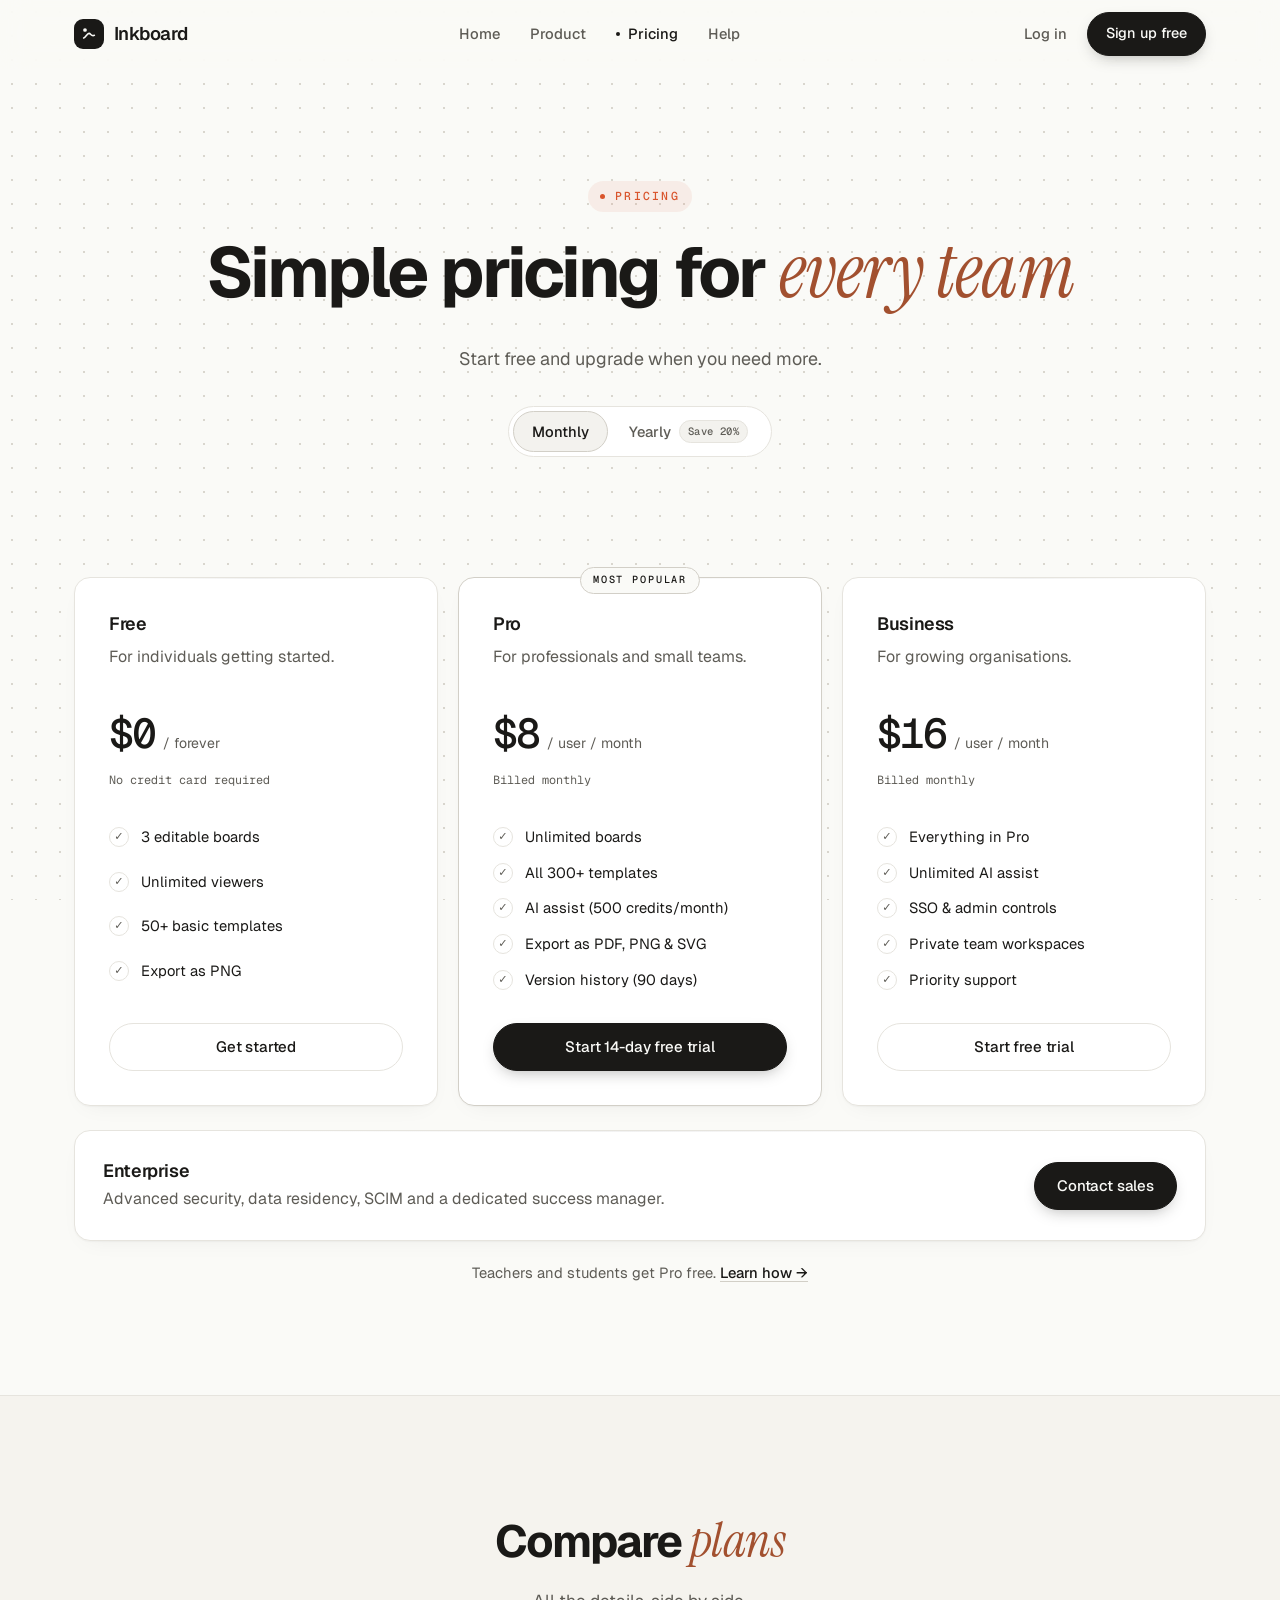
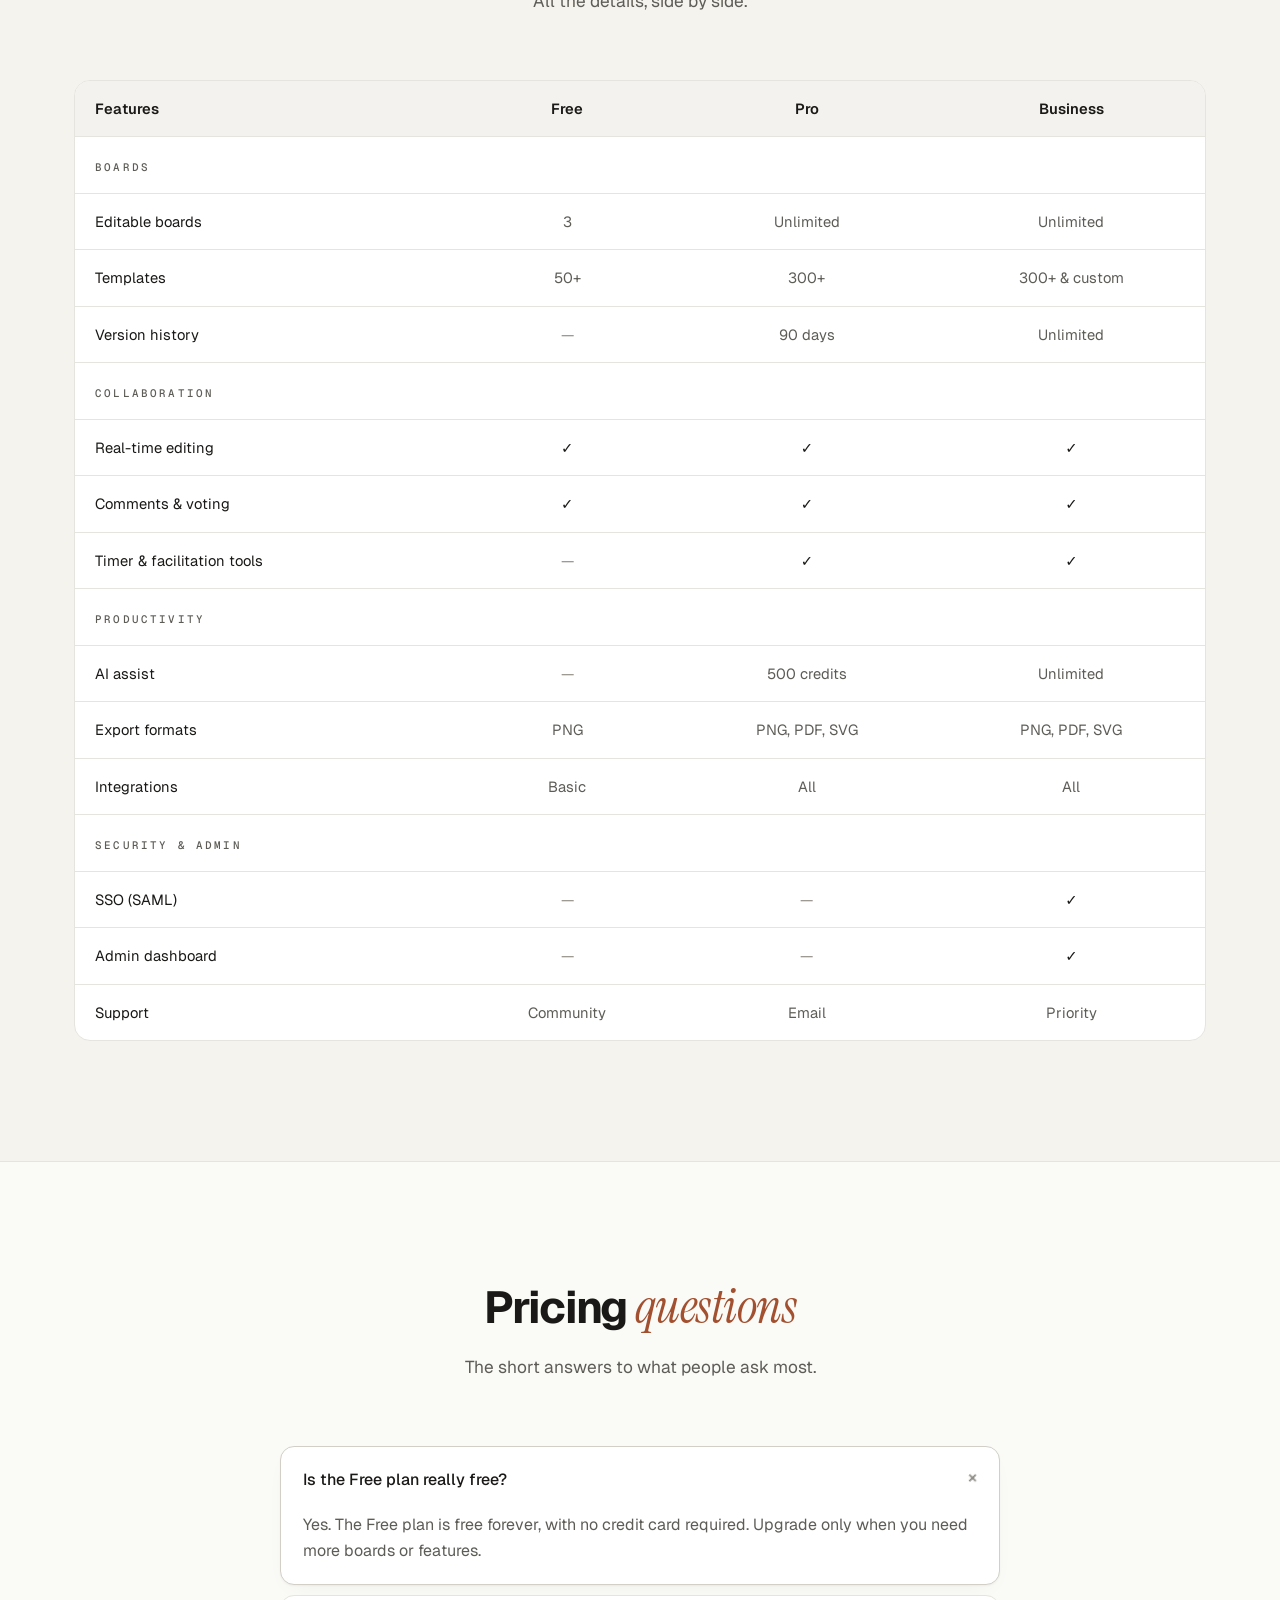
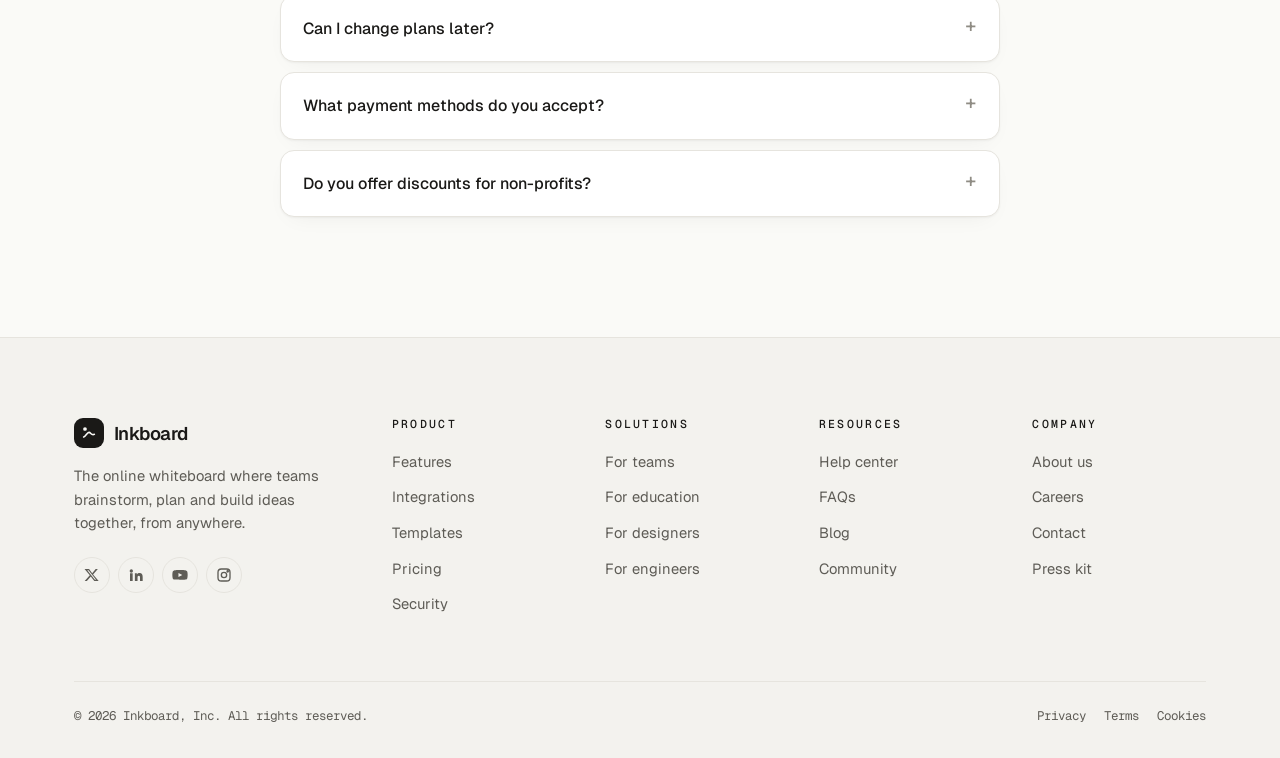
<file: pricing.html>
<!DOCTYPE html>
<html lang="en">
<head>
  <meta charset="UTF-8" />
  <meta name="viewport" content="width=device-width, initial-scale=1.0" />
  <title>Pricing — Inkboard</title>
  <link rel="preconnect" href="https://fonts.googleapis.com" />
  <link rel="preconnect" href="https://fonts.gstatic.com" crossorigin />
  <link href="https://fonts.googleapis.com/css2?family=Geist:wght@400;500;600;700&family=Geist+Mono:wght@400;500&family=Instrument+Serif:ital@1&display=swap" rel="stylesheet" />
  <link rel="stylesheet" href="styles.css" />
</head>
<body data-page="pricing">
  <div id="site-nav"></div>

  <main>
    <section class="page-hero">
      <div class="container reveal">
        <span class="eyebrow">Pricing</span>
        <h1>Simple pricing for <em>every team</em></h1>
        <p>Start free and upgrade when you need more.</p>
        <div class="billing-toggle">
          <button class="active" data-billing="monthly">Monthly</button>
          <button data-billing="yearly">Yearly <span class="save-badge">Save 20%</span></button>
        </div>
      </div>
    </section>

    <!-- Plans -->
    <section style="padding-bottom:96px">
      <div class="container">
        <div class="grid grid-3 plans">
          <div class="card plan reveal">
            <h3>Free</h3>
            <p>For individuals getting started.</p>
            <div class="price"><strong data-monthly="$0" data-yearly="$0">$0</strong><span>/ forever</span></div>
            <p class="price-note">No credit card required</p>
            <ul class="checklist">
              <li>3 editable boards</li>
              <li>Unlimited viewers</li>
              <li>50+ basic templates</li>
              <li>Export as PNG</li>
            </ul>
            <a href="signup.html" class="btn btn-ghost btn-block">Get started</a>
          </div>

          <div class="card plan featured reveal d1">
            <span class="popular">Most popular</span>
            <h3>Pro</h3>
            <p>For professionals and small teams.</p>
            <div class="price"><strong data-monthly="$8" data-yearly="$6.40">$8</strong><span>/ user / month</span></div>
            <p class="price-note" data-note-monthly="Billed monthly" data-note-yearly="Billed $76.80 yearly">Billed monthly</p>
            <ul class="checklist">
              <li>Unlimited boards</li>
              <li>All 300+ templates</li>
              <li>AI assist (500 credits/month)</li>
              <li>Export as PDF, PNG &amp; SVG</li>
              <li>Version history (90 days)</li>
            </ul>
            <a href="signup.html" class="btn btn-primary btn-block">Start 14-day free trial</a>
          </div>

          <div class="card plan reveal d2">
            <h3>Business</h3>
            <p>For growing organisations.</p>
            <div class="price"><strong data-monthly="$16" data-yearly="$12.80">$16</strong><span>/ user / month</span></div>
            <p class="price-note" data-note-monthly="Billed monthly" data-note-yearly="Billed $153.60 yearly">Billed monthly</p>
            <ul class="checklist">
              <li>Everything in Pro</li>
              <li>Unlimited AI assist</li>
              <li>SSO &amp; admin controls</li>
              <li>Private team workspaces</li>
              <li>Priority support</li>
            </ul>
            <a href="signup.html" class="btn btn-ghost btn-block">Start free trial</a>
          </div>
        </div>

        <div class="card reveal" style="margin-top:24px;display:flex;justify-content:space-between;align-items:center;gap:24px;flex-wrap:wrap">
          <div>
            <h3 style="margin-bottom:4px">Enterprise</h3>
            <p style="margin:0">Advanced security, data residency, SCIM and a dedicated success manager.</p>
          </div>
          <a href="help.html#contact" class="btn btn-primary">Contact sales</a>
        </div>
        <p class="center" style="margin-top:20px;font-size:.92rem">Teachers and students get Pro free. <a href="help.html" class="link">Learn how →</a></p>
      </div>
    </section>

    <!-- Comparison table -->
    <section class="section alt-bg">
      <div class="container">
        <div class="section-head reveal">
          <h2>Compare <em>plans</em></h2>
          <p>All the details, side by side.</p>
        </div>
        <div class="compare-wrap reveal">
          <table class="compare">
            <thead>
              <tr><th>Features</th><th>Free</th><th>Pro</th><th>Business</th></tr>
            </thead>
            <tbody>
              <tr class="group"><td colspan="4">Boards</td></tr>
              <tr><td>Editable boards</td><td>3</td><td>Unlimited</td><td>Unlimited</td></tr>
              <tr><td>Templates</td><td>50+</td><td>300+</td><td>300+ &amp; custom</td></tr>
              <tr><td>Version history</td><td class="no">—</td><td>90 days</td><td>Unlimited</td></tr>
              <tr class="group"><td colspan="4">Collaboration</td></tr>
              <tr><td>Real-time editing</td><td class="yes">✓</td><td class="yes">✓</td><td class="yes">✓</td></tr>
              <tr><td>Comments &amp; voting</td><td class="yes">✓</td><td class="yes">✓</td><td class="yes">✓</td></tr>
              <tr><td>Timer &amp; facilitation tools</td><td class="no">—</td><td class="yes">✓</td><td class="yes">✓</td></tr>
              <tr class="group"><td colspan="4">Productivity</td></tr>
              <tr><td>AI assist</td><td class="no">—</td><td>500 credits</td><td>Unlimited</td></tr>
              <tr><td>Export formats</td><td>PNG</td><td>PNG, PDF, SVG</td><td>PNG, PDF, SVG</td></tr>
              <tr><td>Integrations</td><td>Basic</td><td>All</td><td>All</td></tr>
              <tr class="group"><td colspan="4">Security &amp; admin</td></tr>
              <tr><td>SSO (SAML)</td><td class="no">—</td><td class="no">—</td><td class="yes">✓</td></tr>
              <tr><td>Admin dashboard</td><td class="no">—</td><td class="no">—</td><td class="yes">✓</td></tr>
              <tr><td>Support</td><td>Community</td><td>Email</td><td>Priority</td></tr>
            </tbody>
          </table>
        </div>
      </div>
    </section>

    <!-- FAQ -->
    <section class="section">
      <div class="container">
        <div class="section-head reveal"><h2>Pricing <em>questions</em></h2><p>The short answers to what people ask most.</p></div>
        <div class="faq reveal">
          <details open>
            <summary>Is the Free plan really free?</summary>
            <p>Yes. The Free plan is free forever, with no credit card required. Upgrade only when you need more boards or features.</p>
          </details>
          <details>
            <summary>Can I change plans later?</summary>
            <p>Absolutely. You can upgrade, downgrade or cancel at any time from your account settings. Changes are prorated.</p>
          </details>
          <details>
            <summary>What payment methods do you accept?</summary>
            <p>We accept all major credit and debit cards, UPI, and invoicing for annual Business and Enterprise plans.</p>
          </details>
          <details>
            <summary>Do you offer discounts for non-profits?</summary>
            <p>Yes — registered non-profits get 50% off Pro and Business. Contact our team to apply.</p>
          </details>
        </div>
      </div>
    </section>
  </main>

  <div id="site-footer"></div>
  <script src="script.js"></script>
</body>
</html>
</file>
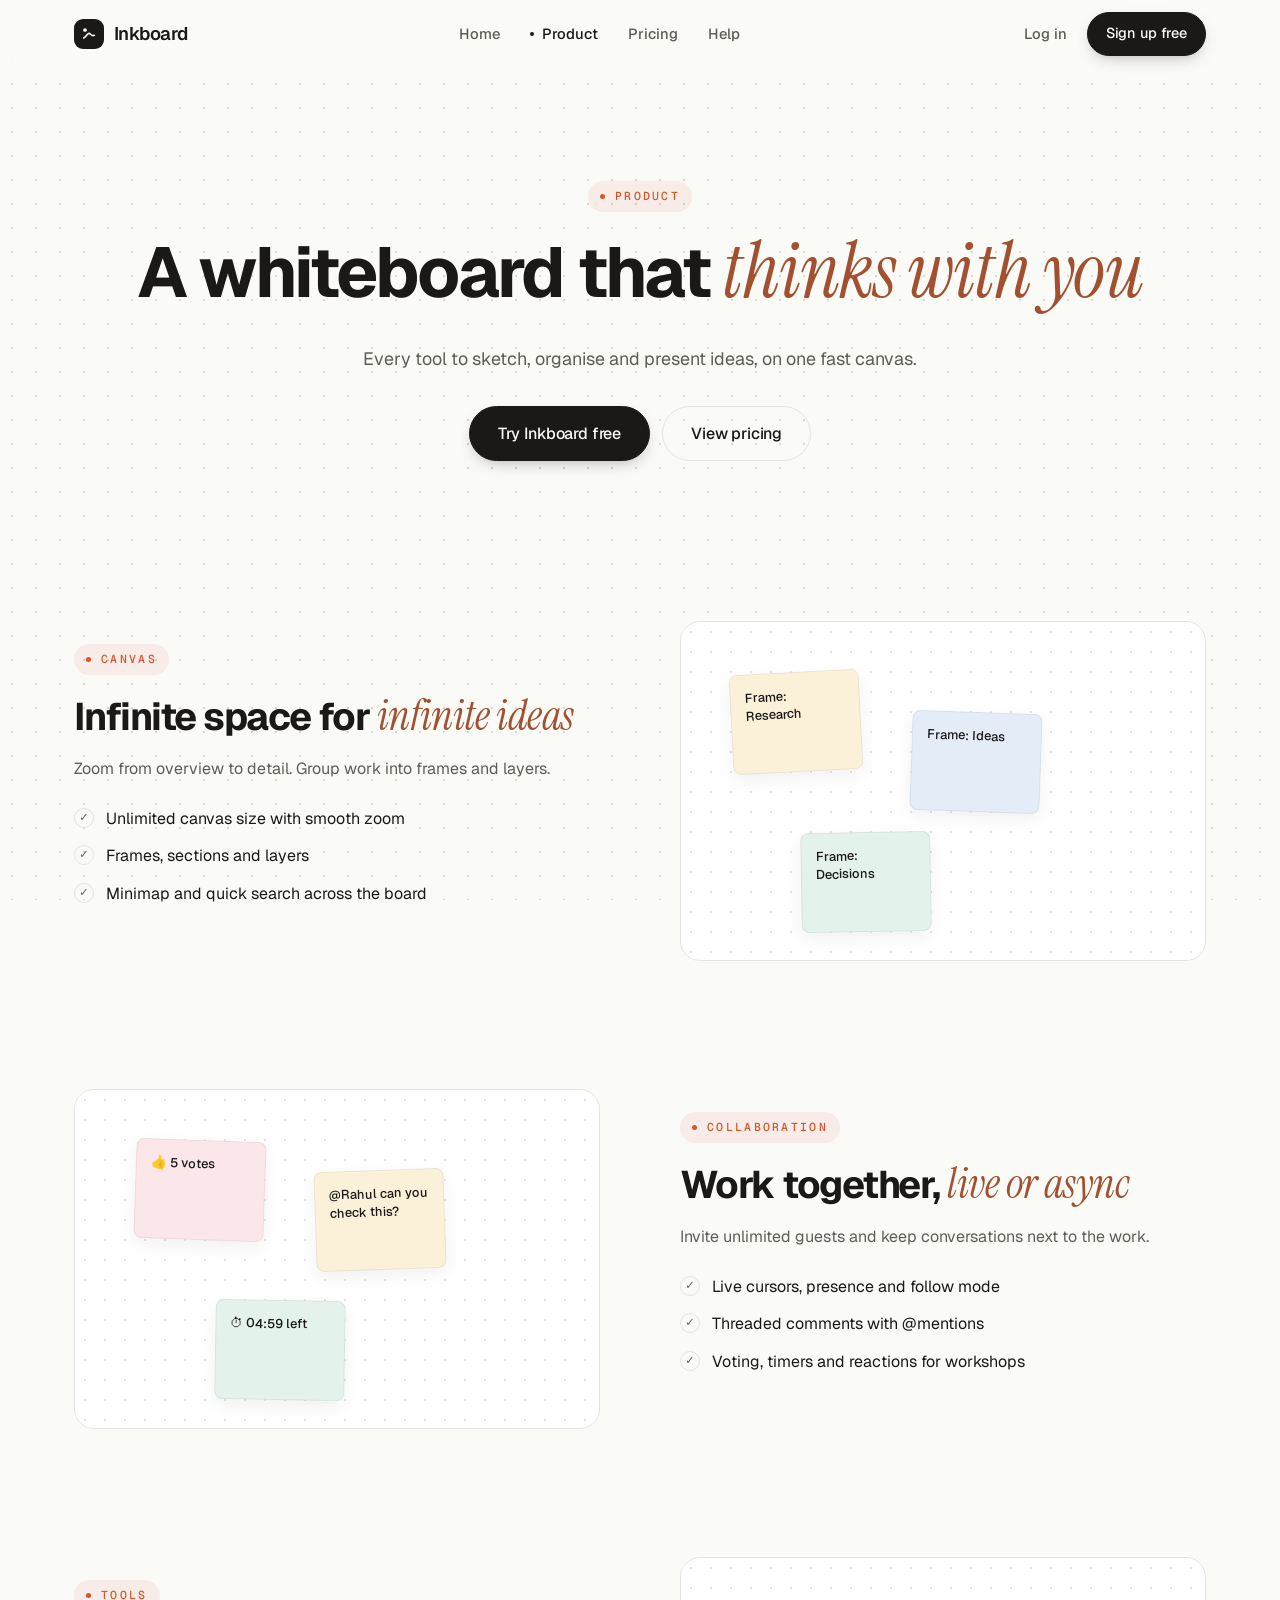
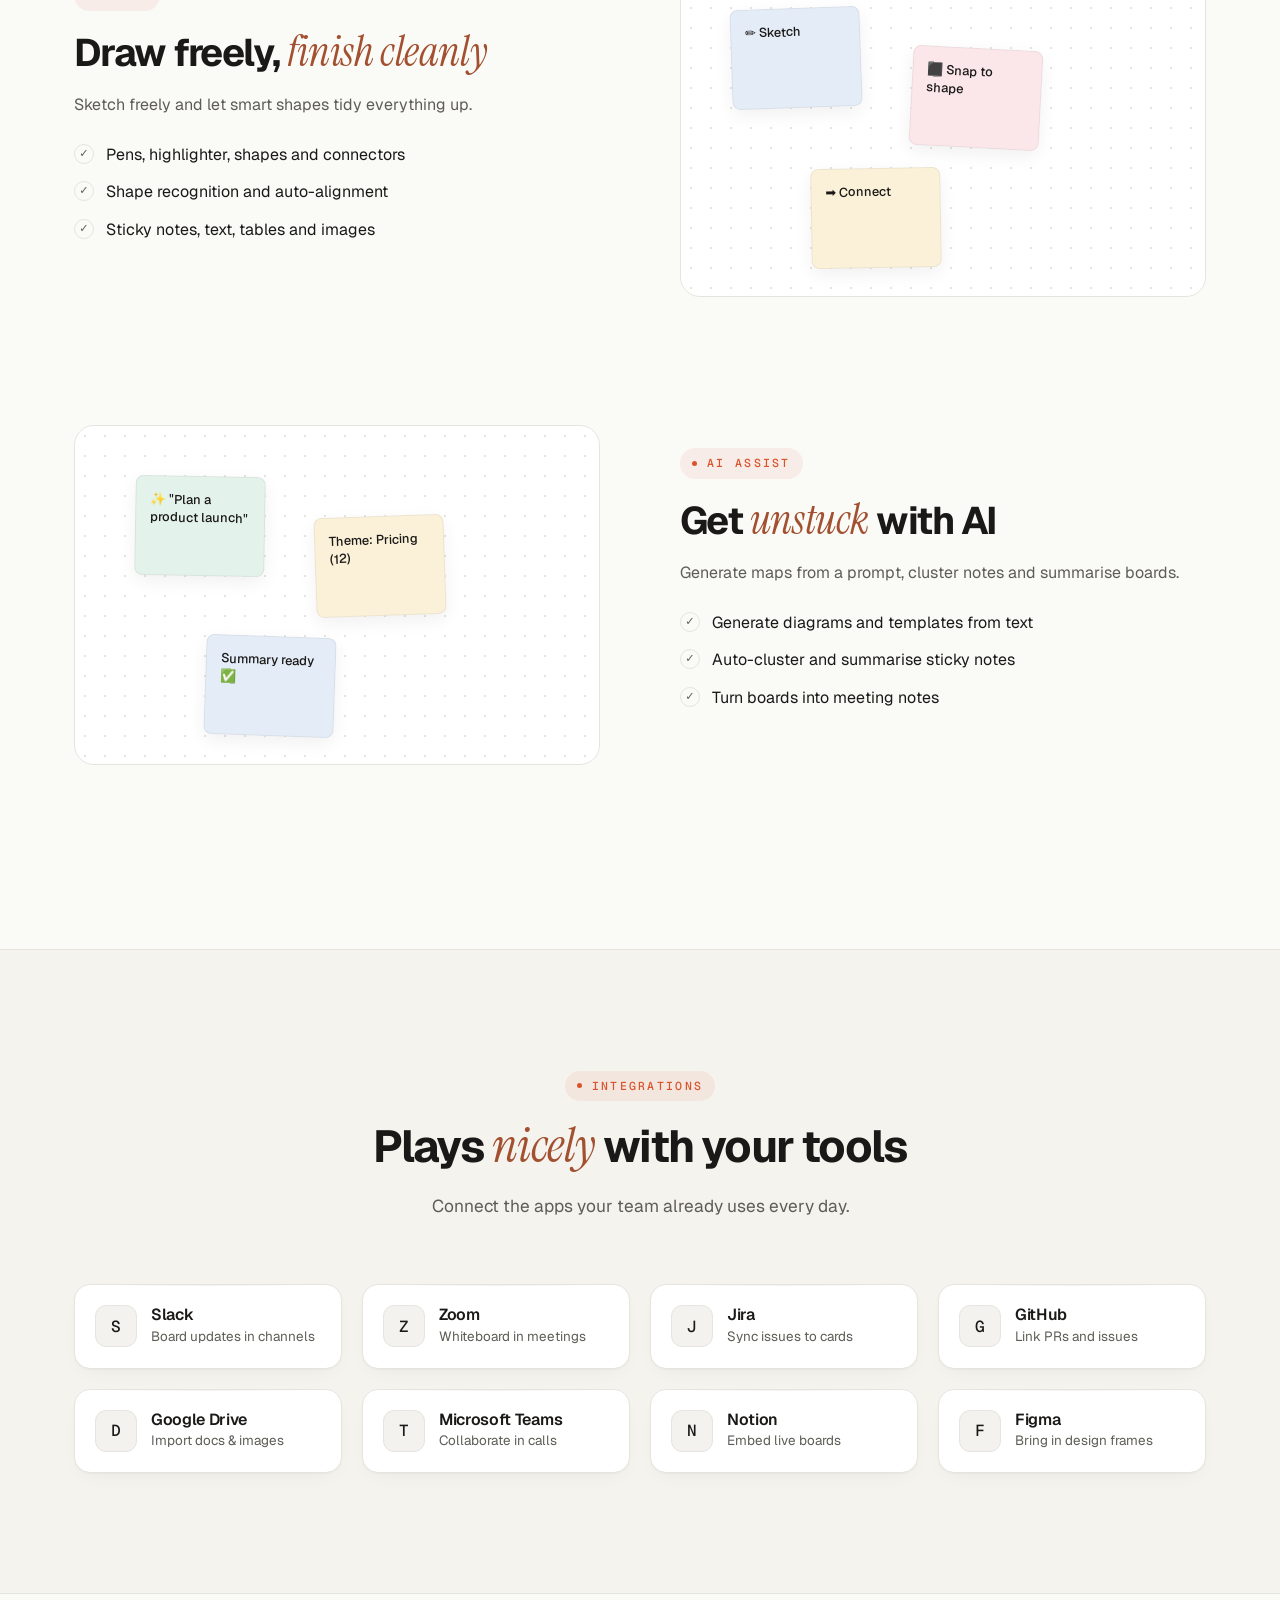
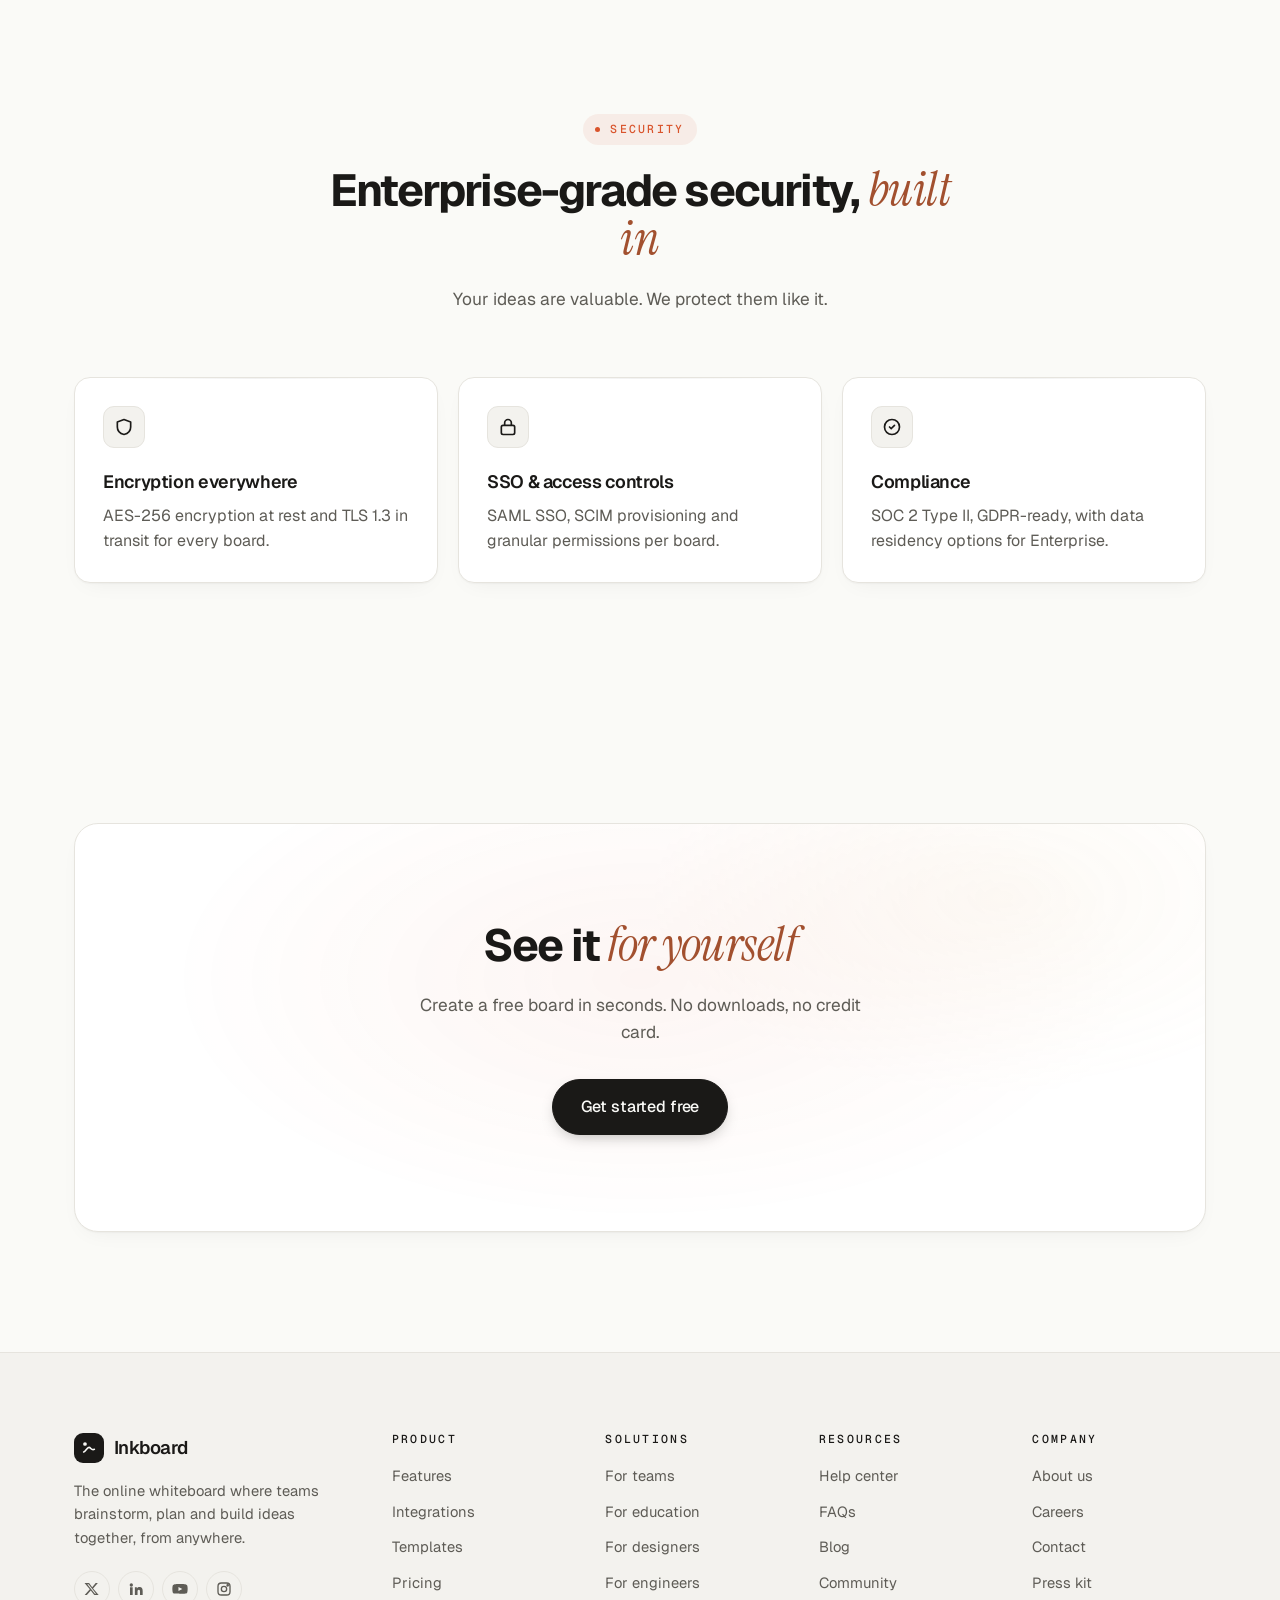
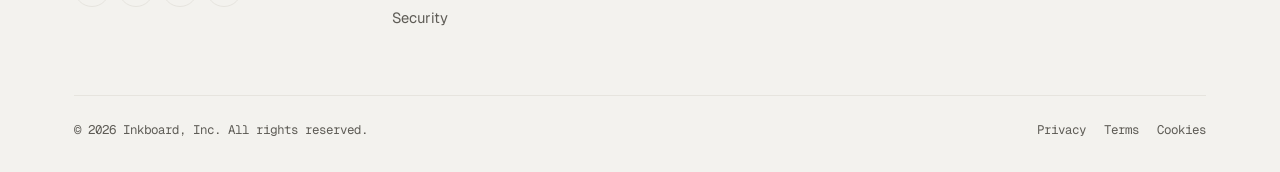
<file: product.html>
<!DOCTYPE html>
<html lang="en">
<head>
  <meta charset="UTF-8" />
  <meta name="viewport" content="width=device-width, initial-scale=1.0" />
  <title>Product — Inkboard</title>
  <link rel="preconnect" href="https://fonts.googleapis.com" />
  <link rel="preconnect" href="https://fonts.gstatic.com" crossorigin />
  <link href="https://fonts.googleapis.com/css2?family=Geist:wght@400;500;600;700&family=Geist+Mono:wght@400;500&family=Instrument+Serif:ital@1&display=swap" rel="stylesheet" />
  <link rel="stylesheet" href="styles.css" />
</head>
<body data-page="product">
  <div id="site-nav"></div>

  <main>
    <!-- Page hero -->
    <section class="page-hero">
      <div class="container reveal">
        <span class="eyebrow">Product</span>
        <h1>A whiteboard that <em>thinks with you</em></h1>
        <p>Every tool to sketch, organise and present ideas, on one fast canvas.</p>
        <div class="hero-cta">
          <a href="signup.html" class="btn btn-primary btn-lg">Try Inkboard free</a>
          <a href="pricing.html" class="btn btn-ghost btn-lg">View pricing</a>
        </div>
      </div>
    </section>

    <!-- Feature rows -->
    <section class="section" style="padding-top:24px">
      <div class="container">

        <div class="feature-row reveal">
          <div class="feature-text">
            <span class="eyebrow">Canvas</span>
            <h2>Infinite space for <em>infinite ideas</em></h2>
            <p>Zoom from overview to detail. Group work into frames and layers.</p>
            <ul class="checklist">
              <li>Unlimited canvas size with smooth zoom</li>
              <li>Frames, sections and layers</li>
              <li>Minimap and quick search across the board</li>
            </ul>
          </div>
          <div class="visual v-purple">
            <div class="sticky float" style="top:50px;left:50px;background:var(--note-yellow);--r:-3deg">Frame: Research</div>
            <div class="sticky float" style="top:90px;left:230px;background:var(--note-blue);--r:2deg;animation-delay:-2s">Frame: Ideas</div>
            <div class="sticky float" style="top:210px;left:120px;background:var(--note-green);--r:-1deg;animation-delay:-4s">Frame: Decisions</div>
          </div>
        </div>

        <div class="feature-row reverse reveal">
          <div class="feature-text">
            <span class="eyebrow">Collaboration</span>
            <h2>Work together, <em>live or async</em></h2>
            <p>Invite unlimited guests and keep conversations next to the work.</p>
            <ul class="checklist">
              <li>Live cursors, presence and follow mode</li>
              <li>Threaded comments with @mentions</li>
              <li>Voting, timers and reactions for workshops</li>
            </ul>
          </div>
          <div class="visual v-teal">
            <div class="sticky float" style="top:50px;left:60px;background:var(--note-pink);--r:2deg">👍 5 votes</div>
            <div class="sticky float" style="top:80px;left:240px;background:var(--note-yellow);--r:-2deg;animation-delay:-3s">@Rahul can you check this?</div>
            <div class="sticky float" style="top:210px;left:140px;background:var(--note-green);--r:1deg;animation-delay:-1s">⏱ 04:59 left</div>
          </div>
        </div>

        <div class="feature-row reveal">
          <div class="feature-text">
            <span class="eyebrow">Tools</span>
            <h2>Draw freely, <em>finish cleanly</em></h2>
            <p>Sketch freely and let smart shapes tidy everything up.</p>
            <ul class="checklist">
              <li>Pens, highlighter, shapes and connectors</li>
              <li>Shape recognition and auto-alignment</li>
              <li>Sticky notes, text, tables and images</li>
            </ul>
          </div>
          <div class="visual v-pink">
            <div class="sticky float" style="top:50px;left:50px;background:var(--note-blue);--r:-2deg">✏️ Sketch</div>
            <div class="sticky float" style="top:90px;left:230px;background:var(--note-pink);--r:3deg;animation-delay:-2s">⬛ Snap to shape</div>
            <div class="sticky float" style="top:210px;left:130px;background:var(--note-yellow);--r:-1deg;animation-delay:-4s">➡️ Connect</div>
          </div>
        </div>

        <div class="feature-row reverse reveal">
          <div class="feature-text">
            <span class="eyebrow">AI assist</span>
            <h2>Get <em>unstuck</em> with AI</h2>
            <p>Generate maps from a prompt, cluster notes and summarise boards.</p>
            <ul class="checklist">
              <li>Generate diagrams and templates from text</li>
              <li>Auto-cluster and summarise sticky notes</li>
              <li>Turn boards into meeting notes</li>
            </ul>
          </div>
          <div class="visual v-amber">
            <div class="sticky float" style="top:50px;left:60px;background:var(--note-green);--r:1deg">✨ "Plan a product launch"</div>
            <div class="sticky float" style="top:90px;left:240px;background:var(--note-yellow);--r:-2deg;animation-delay:-3s">Theme: Pricing (12)</div>
            <div class="sticky float" style="top:210px;left:130px;background:var(--note-blue);--r:2deg;animation-delay:-1s">Summary ready ✅</div>
          </div>
        </div>
      </div>
    </section>

    <!-- Integrations -->
    <section class="section alt-bg" id="integrations">
      <div class="container">
        <div class="section-head reveal">
          <span class="eyebrow">Integrations</span>
          <h2>Plays <em>nicely</em> with your tools</h2>
          <p>Connect the apps your team already uses every day.</p>
        </div>
        <div class="grid grid-4">
          <div class="card integration reveal"><div class="int-logo">S</div><div><h3>Slack</h3><p>Board updates in channels</p></div></div>
          <div class="card integration reveal d1"><div class="int-logo">Z</div><div><h3>Zoom</h3><p>Whiteboard in meetings</p></div></div>
          <div class="card integration reveal d2"><div class="int-logo">J</div><div><h3>Jira</h3><p>Sync issues to cards</p></div></div>
          <div class="card integration reveal d3"><div class="int-logo">G</div><div><h3>GitHub</h3><p>Link PRs and issues</p></div></div>
          <div class="card integration reveal"><div class="int-logo">D</div><div><h3>Google Drive</h3><p>Import docs &amp; images</p></div></div>
          <div class="card integration reveal d1"><div class="int-logo">T</div><div><h3>Microsoft Teams</h3><p>Collaborate in calls</p></div></div>
          <div class="card integration reveal d2"><div class="int-logo">N</div><div><h3>Notion</h3><p>Embed live boards</p></div></div>
          <div class="card integration reveal d3"><div class="int-logo">F</div><div><h3>Figma</h3><p>Bring in design frames</p></div></div>
        </div>
      </div>
    </section>

    <!-- Security -->
    <section class="section" id="security">
      <div class="container">
        <div class="section-head reveal">
          <span class="eyebrow">Security</span>
          <h2>Enterprise-grade security, <em>built in</em></h2>
          <p>Your ideas are valuable. We protect them like it.</p>
        </div>
        <div class="grid grid-3">
          <div class="card reveal">
            <div class="icon-box"><svg viewBox="0 0 24 24" fill="none" stroke="currentColor" stroke-width="2" stroke-linejoin="round"><path d="M12 3 4 6v6c0 5 3.5 8 8 9 4.5-1 8-4 8-9V6z"/></svg></div>
            <h3>Encryption everywhere</h3>
            <p>AES-256 encryption at rest and TLS 1.3 in transit for every board.</p>
          </div>
          <div class="card reveal d1">
            <div class="icon-box teal"><svg viewBox="0 0 24 24" fill="none" stroke="currentColor" stroke-width="2"><rect x="4" y="10" width="16" height="11" rx="2"/><path d="M8 10V7a4 4 0 0 1 8 0v3"/></svg></div>
            <h3>SSO &amp; access controls</h3>
            <p>SAML SSO, SCIM provisioning and granular permissions per board.</p>
          </div>
          <div class="card reveal d2">
            <div class="icon-box pink"><svg viewBox="0 0 24 24" fill="none" stroke="currentColor" stroke-width="2" stroke-linecap="round"><path d="M9 12l2 2 4-4"/><circle cx="12" cy="12" r="9"/></svg></div>
            <h3>Compliance</h3>
            <p>SOC 2 Type II, GDPR-ready, with data residency options for Enterprise.</p>
          </div>
        </div>
      </div>
    </section>

    <!-- CTA -->
    <section class="section-sm">
      <div class="container">
        <div class="cta reveal">
          <h2>See it <em>for yourself</em></h2>
          <p>Create a free board in seconds. No downloads, no credit card.</p>
          <a href="signup.html" class="btn btn-white btn-lg">Get started free</a>
        </div>
      </div>
    </section>
  </main>

  <div id="site-footer"></div>
  <script src="script.js"></script>
</body>
</html>
</file>
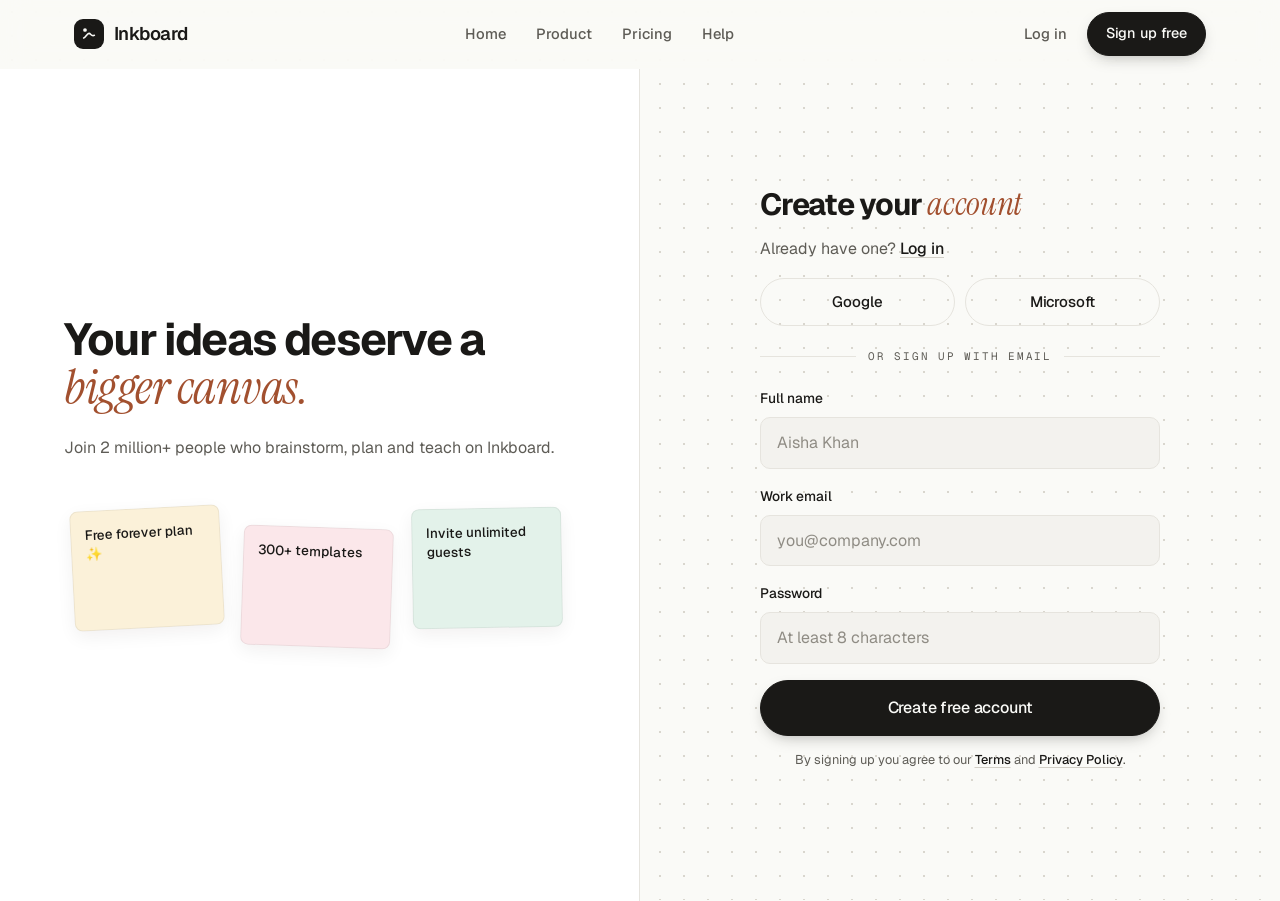
<file: signup.html>
<!DOCTYPE html>
<html lang="en">
<head>
  <meta charset="UTF-8" />
  <meta name="viewport" content="width=device-width, initial-scale=1.0" />
  <title>Sign up — Inkboard</title>
  <link rel="preconnect" href="https://fonts.googleapis.com" />
  <link rel="preconnect" href="https://fonts.gstatic.com" crossorigin />
  <link href="https://fonts.googleapis.com/css2?family=Geist:wght@400;500;600;700&family=Geist+Mono:wght@400;500&family=Instrument+Serif:ital@1&display=swap" rel="stylesheet" />
  <link rel="stylesheet" href="styles.css" />
</head>
<body data-page="signup">
  <div id="site-nav"></div>

  <main class="auth">
    <div class="auth-side">
      <h2>Your ideas deserve a <em>bigger canvas.</em></h2>
      <p>Join 2 million+ people who brainstorm, plan and teach on Inkboard.</p>
      <div style="margin-top:24px">
        <div class="sticky float" style="background:var(--note-yellow);--r:-3deg">Free forever plan ✨</div>
        <div class="sticky float" style="background:var(--note-pink);--r:2deg;animation-delay:-2s">300+ templates</div>
        <div class="sticky float" style="background:var(--note-green);--r:-1deg;animation-delay:-4s">Invite unlimited guests</div>
      </div>
    </div>

    <div class="auth-form">
      <form id="signupForm" novalidate>
        <h2 style="font-size:1.9rem">Create your <em>account</em></h2>
        <p>Already have one? <a href="#" class="link">Log in</a></p>

        <div class="social-btns">
          <button type="button" class="btn btn-ghost">Google</button>
          <button type="button" class="btn btn-ghost">Microsoft</button>
        </div>
        <div class="divider">or sign up with email</div>

        <div class="form-success" id="formSuccess">🎉 Account created! (Demo only — nothing was sent.)</div>

        <div class="field">
          <label for="name">Full name</label>
          <input id="name" type="text" placeholder="Aisha Khan" />
          <div class="msg">Please enter your name.</div>
        </div>
        <div class="field">
          <label for="email">Work email</label>
          <input id="email" type="email" placeholder="you@company.com" />
          <div class="msg">Please enter a valid email address.</div>
        </div>
        <div class="field">
          <label for="password">Password</label>
          <input id="password" type="password" placeholder="At least 8 characters" />
          <div class="msg">Password must be at least 8 characters.</div>
        </div>
        <button type="submit" class="btn btn-primary btn-block btn-lg">Create free account</button>
        <p style="font-size:.8rem;margin-top:14px;text-align:center">By signing up you agree to our <a href="#" class="link">Terms</a> and <a href="#" class="link">Privacy Policy</a>.</p>
      </form>
    </div>
  </main>

  <script src="script.js"></script>
</body>
</html>
</file>
<file: styles.css>
/* =========================================================
   Inkboard — shared stylesheet (minimal light theme)
   1. Design tokens (colors, spacing, fonts)
   2. Base / reset
   3. Layout helpers
   4. Components (buttons, navbar, cards, footer...)
   5. Page-specific sections
   6. Animations
   7. Responsive rules

   Accent rule: orange (--accent) is used ONLY for eyebrows,
   the hero cursor tag, hover borders and keyboard focus.
   ========================================================= */

/* ---------- 1. Design tokens ---------- */
:root {
  color-scheme: light;

  /* Core palette */
  --bg: #FAFAF7;            /* page background, warm white */
  --surface: #FFFFFF;       /* cards, panels */
  --surface-2: #F3F2EE;     /* raised: hover, inputs */
  --footer-bg: #F3F2EE;
  --line: #E6E4DE;          /* 1px borders */
  --line-strong: #D2CFC7;   /* hovered borders */
  --dot: #D9D6CE;           /* background dot grid */
  --dot-bright: #C4C1B8;    /* dots near the mouse */

  /* Three text tones */
  --text: #1A1917;          /* headings */
  --muted: #5E5C56;         /* body text */
  --faint: #8F8C84;         /* small meta text */
  --text-hover: #33312D;    /* primary button hover */
  --serif-tint: #A2502F;    /* italic serif words in headings */

  /* The single accent */
  --accent: #D9542C;
  --accent-border: rgba(217, 84, 44, .45);  /* hover borders */

  /* Status colours (forms only) */
  --success: #2F8A78;
  --success-soft: rgba(47, 138, 120, .1);
  --danger: #C8443A;

  /* Translucent surfaces */
  --nav-bg: rgba(250, 250, 247, .8);
  --alt-bg: #F5F3EE;                           /* warmer band for alternating sections */
  --topbar-bg: rgba(255, 255, 255, .92);
  --top-sheen: rgba(26, 25, 23, .06);    /* card top-edge line */

  /* Soft shadows give the light theme depth */
  --shadow-card: 0 1px 2px rgba(26, 25, 23, .04), 0 8px 24px -12px rgba(26, 25, 23, .08);
  --shadow-card-hover: 0 1px 2px rgba(26, 25, 23, .04), 0 12px 32px -12px rgba(26, 25, 23, .14);
  --shadow-board: 0 30px 80px -30px rgba(26, 25, 23, .18);
  --shadow-btn: 0 6px 16px -6px rgba(26, 25, 23, .35);
  --shadow-btn-hover: 0 10px 22px -8px rgba(26, 25, 23, .42);
  --shadow-nav: 0 1px 0 var(--line), 0 6px 20px -12px rgba(26, 25, 23, .1);

  /* Warm glow (hero, and a fainter copy behind the final CTA) */
  --glow-main: rgba(217, 84, 44, .14);
  --glow-soft: rgba(226, 184, 120, .18);
  --eyebrow-bg: rgba(217, 84, 44, .08);

  /* Sticky notes & template previews: soft pastel tints */
  --note-yellow: #FBF1D9;
  --note-pink: #FBE7EA;
  --note-green: #E3F2EA;
  --note-blue: #E4ECF7;

  --radius: 16px;
  --radius-sm: 10px;
  --ease: .2s ease;
  --section-space: 120px;

  --font: "Geist", system-ui, -apple-system, "Segoe UI", sans-serif;
  --font-mono: "Geist Mono", ui-monospace, SFMono-Regular, Menlo, Consolas, monospace;
  --font-serif: "Instrument Serif", Georgia, "Times New Roman", serif;
  --container: 1180px;
}

/* ---------- 2. Base ---------- */
*, *::before, *::after { box-sizing: border-box; }
html { scroll-behavior: smooth; background: var(--bg); }
body {
  margin: 0;
  font-family: var(--font);
  color: var(--text);
  /* the canvas: a faint dotted grid behind every section */
  background-color: var(--bg);
  background-image: radial-gradient(var(--dot) 1px, transparent 1px);
  background-size: 24px 24px;
  background-attachment: fixed; /* keeps the grid aligned with the mouse-glow layer */
  line-height: 1.6;
  -webkit-font-smoothing: antialiased;
  -moz-osx-font-smoothing: grayscale;
}
::selection { background: var(--line-strong); color: var(--text); }
img, svg { display: block; max-width: 100%; }
a { color: inherit; text-decoration: none; }
h1, h2, h3, h4 { line-height: 1.08; margin: 0 0 .5em; letter-spacing: -.04em; color: var(--text); }
h1 { font-size: clamp(2.5rem, 6vw, 4.4rem); font-weight: 700; }
h2 { font-size: clamp(1.9rem, 3.6vw, 2.8rem); font-weight: 700; }
h3 { font-size: 1.12rem; font-weight: 600; letter-spacing: -.02em; line-height: 1.3; }
p { margin: 0 0 1em; color: var(--muted); }

/* Italic serif words inside headings: "Where great ideas <em>take shape</em>" */
h1 em, h2 em {
  font-family: var(--font-serif); font-style: italic; font-weight: 400;
  font-size: 1.1em; line-height: 1; letter-spacing: -.01em;
  color: var(--serif-tint);
}
button, input, select, textarea { font: inherit; color: inherit; }
:focus-visible { outline: 2px solid var(--accent); outline-offset: 2px; }

/* Inline text link */
.link {
  color: var(--text); font-weight: 500;
  text-decoration: underline; text-decoration-color: var(--line-strong);
  text-underline-offset: 3px; transition: text-decoration-color var(--ease);
}
.link:hover { text-decoration-color: var(--text); }

/* ---------- 3. Layout helpers ---------- */
.container { width: 100%; max-width: var(--container); margin: 0 auto; padding: 0 24px; }
.section, .section-sm { padding: var(--section-space) 0; }
.section-head { max-width: 640px; margin: 0 auto 64px; text-align: center; }
.section-head p { font-size: 1.08rem; margin-bottom: 0; }
/* Eyebrow: plain orange mono label */
.eyebrow {
  display: inline-flex; align-items: center; gap: 10px;
  font-family: var(--font-mono); font-size: .72rem; font-weight: 500;
  text-transform: uppercase; letter-spacing: .2em; color: var(--accent);
  margin-bottom: 20px;
  padding: 6px 12px; border-radius: 999px; background: var(--eyebrow-bg);
}
.eyebrow::before { content: ""; flex: none; width: 5px; height: 5px; border-radius: 50%; background: var(--accent); }
.grid { display: grid; gap: 20px; }
.grid-2 { grid-template-columns: repeat(2, 1fr); }
.grid-3 { grid-template-columns: repeat(3, 1fr); }
.grid-4 { grid-template-columns: repeat(4, 1fr); }
.center { text-align: center; }
.alt-bg { background: var(--alt-bg); border-top: 1px solid var(--line); border-bottom: 1px solid var(--line); }

/* ---------- 4. Components ---------- */

/* Buttons */
.btn {
  display: inline-flex; align-items: center; justify-content: center; gap: 8px;
  padding: 11px 22px; border-radius: 999px; font-weight: 500; font-size: .94rem; letter-spacing: -.01em;
  border: 1px solid transparent; cursor: pointer;
  transition: transform var(--ease), background-color var(--ease), border-color var(--ease), color var(--ease), box-shadow var(--ease);
}
.btn:hover { transform: translateY(-1px); }

/* Primary: off-white pill with a soft light sheen sweeping across on hover */
.btn-primary, .btn-white {
  background: var(--text); color: var(--bg); border-color: var(--text);
  position: relative; overflow: hidden; isolation: isolate;
  box-shadow: var(--shadow-btn);
}
.btn-primary::after, .btn-white::after {
  content: ""; position: absolute; top: 0; bottom: 0; left: 0; width: 60%; z-index: -1; pointer-events: none;
  background: linear-gradient(100deg, transparent, rgba(255, 255, 255, .22) 50%, transparent);
  transform: translateX(-130%) skewX(-18deg);
}
.btn-primary:hover, .btn-white:hover { background: var(--text-hover); border-color: var(--text-hover); box-shadow: var(--shadow-btn-hover); }
.btn-primary:hover::after, .btn-white:hover::after { transform: translateX(260%) skewX(-18deg); transition: transform .7s ease; }

/* Secondary: transparent pill whose lighter border grows into place on hover */
.btn-ghost { background: transparent; color: var(--text); border-color: var(--line); position: relative; }
.btn-ghost::before {
  content: ""; position: absolute; inset: -1px; border-radius: inherit; pointer-events: none;
  border: 1px solid rgba(26, 25, 23, .28);
  opacity: 0; transform: scale(.92); transition: opacity .25s ease, transform .25s ease;
}
.btn-ghost:hover { background: var(--surface-2); }
.btn-ghost:hover::before { opacity: 1; transform: scale(1); }
.btn-lg { padding: 14px 28px; font-size: 1rem; }
.btn-block { width: 100%; }

/* Navbar */
.navbar {
  position: sticky; top: 0; z-index: 50;
  background: var(--nav-bg);
  backdrop-filter: blur(14px) saturate(140%); -webkit-backdrop-filter: blur(14px) saturate(140%);
  border-bottom: 1px solid transparent;
  transition: border-color .3s ease, box-shadow .3s ease;
}
.navbar.scrolled { border-color: var(--line); box-shadow: var(--shadow-nav); }
.nav-inner { display: flex; align-items: center; justify-content: space-between; height: 68px; gap: 24px; }
.logo { display: flex; align-items: center; gap: 10px; font-weight: 600; font-size: 1.15rem; letter-spacing: -.03em; color: var(--text); }
.logo-mark {
  width: 30px; height: 30px; border-radius: 9px;
  background: var(--text); color: var(--bg);
  display: grid; place-items: center;
}
.logo-mark svg { width: 16px; height: 16px; }
.nav-links { display: flex; gap: 2px; list-style: none; margin: 0; padding: 0; }
.nav-links a {
  display: inline-flex; align-items: center; gap: 8px;
  padding: 8px 14px; border-radius: 999px; font-weight: 500; font-size: .92rem; color: var(--muted);
  transition: color var(--ease);
}
.nav-links a:hover, .nav-links a.active { color: var(--text); }
.nav-links a.active::before { content: ""; width: 4px; height: 4px; border-radius: 50%; background: var(--text); }
.nav-links a.btn { color: var(--bg); }
/* Underline that grows from the centre on hover */
.nav-links a:not(.btn), .nav-actions .login { position: relative; }
.nav-links a:not(.btn)::after, .nav-actions .login::after {
  content: ""; position: absolute; left: 14px; right: 14px; bottom: 3px; height: 1px;
  background: var(--text); opacity: .6;
  transform: scaleX(0); transition: transform .25s ease;
}
.nav-actions .login::after { left: 12px; right: 12px; }
.nav-links a:not(.btn):hover::after, .nav-actions .login:hover::after { transform: scaleX(1); }
.nav-actions { display: flex; align-items: center; gap: 8px; }
.nav-actions .login { font-weight: 500; font-size: .92rem; padding: 8px 12px; color: var(--muted); transition: color var(--ease); }
.nav-actions .login:hover { color: var(--text); }
.nav-actions .btn { padding: 9px 18px; font-size: .9rem; }
.menu-toggle {
  display: none; background: transparent; border: 1px solid var(--line); border-radius: 999px;
  width: 40px; height: 40px; cursor: pointer; color: var(--text); transition: border-color var(--ease);
}
.menu-toggle:hover { border-color: var(--line-strong); }

/* Cards: dark surface, 1px border; faint orange border + 3px lift on hover */
.card {
  display: block; position: relative;
  background: var(--surface); border: 1px solid var(--line); border-radius: var(--radius);
  padding: 28px; box-shadow: var(--shadow-card);
  transition: transform .25s ease, border-color .25s ease, box-shadow .25s ease;
}
.card::before {
  content: ""; position: absolute; top: 0; left: 12%; right: 12%; height: 1px; pointer-events: none;
  background: linear-gradient(90deg, transparent, var(--top-sheen), transparent);
}
.card:hover { transform: translateY(-3px); border-color: var(--accent-border); box-shadow: var(--shadow-card-hover); }
.card p:last-child { margin-bottom: 0; }
.icon-box {
  width: 42px; height: 42px; border-radius: 11px; display: grid; place-items: center;
  margin-bottom: 22px; color: var(--text); background: var(--surface-2); border: 1px solid var(--line);
}
.icon-box svg { width: 20px; height: 20px; }

/* Footer */
.footer { background: var(--footer-bg); border-top: 1px solid var(--line); color: var(--muted); padding: 80px 0 32px; }
.footer p { color: var(--muted); font-size: .92rem; max-width: 300px; }
.footer-grid { display: grid; grid-template-columns: 1.6fr repeat(4, 1fr); gap: 40px; }
.footer .logo { margin-bottom: 16px; }
.footer h4 {
  color: var(--text); font-family: var(--font-mono); font-weight: 500; font-size: .72rem;
  text-transform: uppercase; letter-spacing: .2em; margin-bottom: 18px;
}
.footer ul { list-style: none; margin: 0; padding: 0; display: grid; gap: 10px; }
.footer ul a { color: var(--muted); font-size: .92rem; transition: color var(--ease); }
.footer ul a:hover { color: var(--text); }
.socials { display: flex; gap: 8px; margin-top: 22px; }
.socials a {
  width: 36px; height: 36px; border-radius: 999px; display: grid; place-items: center;
  color: var(--muted); border: 1px solid var(--line); transition: color var(--ease), border-color var(--ease);
}
.socials a:hover { color: var(--text); border-color: var(--line-strong); }
.socials svg { width: 16px; height: 16px; }
.footer-bottom {
  margin-top: 64px; padding-top: 24px; border-top: 1px solid var(--line);
  display: flex; justify-content: space-between; flex-wrap: wrap; gap: 12px;
  font-family: var(--font-mono); font-size: .78rem; color: var(--muted);
}
.footer-bottom a { color: var(--muted); margin-left: 18px; transition: color var(--ease); }
.footer-bottom a:hover { color: var(--text); }

/* ---------- 5. Page sections ---------- */

/* Hero */
.hero {
  padding: 104px 0 48px; position: relative; overflow: hidden;
  isolation: isolate;            /* keeps the ::before/::after layers behind the content */
  background: var(--bg);         /* covers the page grid so the hero can fade its own dots */
}
/* Two soft warm glows behind the headline, breathing very slowly */
.hero::before {
  content: ""; position: absolute; inset: 0 0 auto; height: 780px; z-index: -1; pointer-events: none;
  background:
    radial-gradient(700px 360px at 50% 38%, var(--glow-main), transparent 70%),
    radial-gradient(500px 280px at 82% 18%, var(--glow-soft), transparent 70%);
  animation: glowBreathe 20s ease-in-out infinite;
}
/* Dotted grid: strongest behind the headline, fading out at the sides.
   It fades back in along the bottom edge (fixed attachment = same grid as the page),
   so the hero blends into the rest of the canvas without a seam. */
.hero::after {
  content: ""; position: absolute; inset: 0; z-index: -1; pointer-events: none;
  background-image: radial-gradient(var(--dot) 1px, transparent 1px); background-size: 24px 24px;
  background-attachment: fixed;
  -webkit-mask-image:
    radial-gradient(ellipse 55% 42% at 50% 26%, #000 35%, transparent 100%),
    linear-gradient(to bottom, transparent calc(100% - 160px), #000);
          mask-image:
    radial-gradient(ellipse 55% 42% at 50% 26%, #000 35%, transparent 100%),
    linear-gradient(to bottom, transparent calc(100% - 160px), #000);
}
.hero-stage { position: relative; }
.hero-content { text-align: center; max-width: 860px; margin: 0 auto; }
.hero-content > p { font-size: 1.15rem; max-width: 560px; margin: 0 auto 36px; }
.hero-cta { display: flex; justify-content: center; gap: 12px; flex-wrap: wrap; }
.hero-content > p.hero-note { margin: 16px auto 0; font-family: var(--font-mono); font-size: 13px; letter-spacing: 0; color: var(--muted); }

/* The one hero cursor: near the bottom-right of the headline, drifting very slowly */
.cursor { position: absolute; display: flex; align-items: flex-start; gap: 2px; pointer-events: none; }
.cursor svg { width: 18px; height: 18px; }
.cursor b { font-family: var(--font-mono); font-size: .68rem; color: var(--bg); padding: 3px 8px; border-radius: 6px; margin-top: 14px; font-weight: 500; }
.hero-cursor { top: 178px; right: 9%; z-index: 2; animation: cursorDrift 14s ease-in-out infinite; }
.hero-cursor b { background: var(--accent); }

/* Whiteboard mockup in the hero — no frame of its own, it sits on the page canvas */
.board {
  position: relative; margin: 80px auto 0; max-width: 1040px; height: 480px;
  background: var(--surface); border: 1px solid var(--line); border-radius: 20px;
  box-shadow: var(--shadow-board); overflow: hidden;
}
.board-topbar {
  position: absolute; top: 0; left: 0; right: 0; height: 52px; background: var(--topbar-bg);
  border-bottom: 1px solid var(--line);
  display: flex; align-items: center; justify-content: space-between; padding: 0 18px;
}
.dots { display: flex; gap: 6px; }
.dots span { width: 10px; height: 10px; border-radius: 50%; background: var(--line-strong); }
.board-title { font-family: var(--font-mono); font-weight: 500; font-size: .78rem; color: var(--muted); letter-spacing: .02em; }
.avatars { display: flex; }
.avatars span {
  width: 28px; height: 28px; border-radius: 50%; border: 2px solid var(--bg); margin-left: -8px;
  display: grid; place-items: center; font-family: var(--font-mono); font-size: .62rem; font-weight: 500;
  background: var(--surface-2); color: var(--muted);
}
.board-toolbar {
  position: absolute; left: 18px; top: 50%; transform: translateY(-40%);
  background: var(--surface-2); border: 1px solid var(--line); border-radius: 14px;
  padding: 6px; display: grid; gap: 2px;
}
.board-toolbar span {
  width: 34px; height: 34px; border-radius: 9px; display: grid; place-items: center; color: var(--faint);
}
.board-toolbar span.on { background: var(--surface); color: var(--text); }
.board-toolbar svg { width: 17px; height: 17px; }
.sticky {
  position: absolute; width: 150px; min-height: 120px; padding: 14px; border-radius: 8px;
  font-size: .84rem; font-weight: 500; color: var(--text); line-height: 1.4;
  border: 1px solid rgba(26, 25, 23, .06);
  box-shadow: 0 6px 18px rgba(26, 25, 23, .06);
  transform: rotate(var(--r, 0deg));
}
.sticky small { display: block; margin-top: 10px; font-family: var(--font-mono); font-weight: 400; color: var(--muted); font-size: .68rem; }
.s1 { background: var(--note-yellow); top: 96px; left: 120px; --r: -3deg; }
.s2 { background: var(--note-pink); top: 250px; left: 220px; --r: 2deg; }
.s3 { background: var(--note-green); top: 110px; left: 430px; --r: 1.5deg; }
.s4 { background: var(--note-blue); top: 280px; left: 520px; --r: -2deg; }
.board-svg { position: absolute; inset: 0; pointer-events: none; opacity: .8; }
.board-card {
  position: absolute; right: 40px; top: 100px; width: 250px; background: var(--surface);
  border: 1px solid var(--line); border-radius: 14px; padding: 16px;
}
.board-card h4 { font-size: .88rem; letter-spacing: -.02em; margin-bottom: 12px; }
.board-card p { font-family: var(--font-mono); color: var(--muted); }
.bar { height: 6px; border-radius: 99px; background: var(--line); margin-bottom: 10px; overflow: hidden; }
.bar i { display: block; height: 100%; border-radius: 99px; background: var(--faint); }
.bar:first-of-type i { background: var(--muted); }

/* Logo strip */
.logos { padding: 72px 0 24px; }
.logos p {
  text-align: center; font-family: var(--font-mono); font-size: .72rem; text-transform: uppercase;
  letter-spacing: .2em; color: var(--muted); margin-bottom: 28px;
}
.logo-row { display: flex; justify-content: center; flex-wrap: wrap; gap: 24px 56px; }
.logo-row span { font-weight: 600; font-size: 1.25rem; color: var(--faint); letter-spacing: -.04em; transition: color var(--ease); }
.logo-row span:hover { color: var(--text); }

/* Use-case tabs */
.tabs { display: flex; justify-content: center; gap: 8px; flex-wrap: wrap; margin-bottom: 56px; }
.tab {
  padding: 9px 18px; border-radius: 999px; border: 1px solid var(--line); background: transparent;
  font-weight: 500; font-size: .92rem; color: var(--muted); cursor: pointer;
  transition: color var(--ease), border-color var(--ease), background-color var(--ease);
}
.tab:hover { border-color: var(--line-strong); color: var(--text); }
.tab.active { background: var(--surface-2); color: var(--text); border-color: var(--line-strong); }
.tab-panel { display: none; }
.tab-panel.active { display: grid; animation: fadeUp .4s ease both; }
.usecase { grid-template-columns: 1fr 1fr; gap: 72px; align-items: center; }
.checklist { list-style: none; padding: 0; margin: 24px 0 32px; display: grid; gap: 12px; }
.checklist li { display: flex; gap: 12px; align-items: flex-start; color: var(--text); font-weight: 400; }
.checklist li::before {
  content: "✓"; flex: none; width: 20px; height: 20px; border-radius: 50%; display: grid; place-items: center;
  border: 1px solid var(--line); color: var(--muted); font-size: .7rem; font-weight: 700; margin-top: 2px;
}
.visual {
  border-radius: 20px; min-height: 340px; position: relative; overflow: hidden; border: 1px solid var(--line);
  background-color: var(--surface);
  background-image: radial-gradient(var(--line) 1px, transparent 1px); background-size: 20px 20px;
}
.visual .sticky { width: 130px; min-height: 100px; font-size: .8rem; }

/* How it works: three dashed frames joined by one thin straight line */
.frames { position: relative; display: grid; grid-template-columns: repeat(3, 1fr); gap: 48px; }
.frames::before {
  content: ""; position: absolute; left: 8%; right: 8%; top: calc(50% + 11px); height: 1px;
  background: var(--line); z-index: 0;
}
.frame {
  position: relative; z-index: 1; margin-top: 22px; padding: 30px 26px 26px;
  border: 1px dashed var(--line-strong); border-radius: 12px; background: var(--surface);
  box-shadow: var(--shadow-card);
  transition: border-color var(--ease), box-shadow var(--ease), transform var(--ease);
}
.frame:hover { border-color: var(--accent-border); box-shadow: var(--shadow-card-hover); transform: translateY(-3px); }
.frame-label {
  position: absolute; top: -22px; left: 2px;
  font-family: var(--font-mono); font-size: 11px; text-transform: uppercase; letter-spacing: .16em; color: var(--muted);
}
.frame p { margin-bottom: 0; }

/* Templates */
.template { padding: 0; overflow: hidden; cursor: pointer; }
.template-preview {
  height: 150px; position: relative; border-bottom: 1px solid var(--line);
  background-color: var(--bg);
  background-image: radial-gradient(var(--dot) 1px, transparent 1px); background-size: 16px 16px;
}
.template-preview i { position: absolute; border-radius: 4px; border: 1px solid rgba(26, 25, 23, .06); }
.template-body { padding: 18px 20px; }
.template-body h3 { font-size: 1rem; margin-bottom: 4px; }
.template-body p { font-size: .86rem; margin: 0; }

/* Stats band and CTA: plain surface panels */
.stats, .cta { background: var(--surface); border: 1px solid var(--line); border-radius: 24px; box-shadow: var(--shadow-card); }

/* Stats */
.stats { color: var(--text); padding: 56px; }
.stat strong {
  display: block; font-family: var(--font-mono); font-size: 2.4rem; font-weight: 500;
  letter-spacing: -.04em; color: var(--text); font-variant-numeric: tabular-nums;
}
.stat span { font-family: var(--font-mono); font-size: .74rem; text-transform: uppercase; letter-spacing: .16em; color: var(--muted); }

/* Testimonials */
.quote p { color: var(--text); font-size: 1rem; line-height: 1.65; }
.stars { color: var(--faint); letter-spacing: 3px; font-size: .8rem; margin-bottom: 16px; }
.person { display: flex; align-items: center; gap: 12px; margin-top: 22px; padding-top: 18px; border-top: 1px solid var(--line); }
.person .av {
  width: 38px; height: 38px; border-radius: 50%; display: grid; place-items: center;
  font-family: var(--font-mono); font-size: .72rem; font-weight: 500;
  background: var(--surface-2); color: var(--muted); border: 1px solid var(--line);
}
.person b { display: block; font-size: .92rem; font-weight: 600; }
.person span { font-size: .82rem; color: var(--muted); }

/* CTA band */
.cta { padding: 96px 40px; text-align: center; position: relative; overflow: hidden; isolation: isolate; }
/* A fainter copy of the hero glow so the page ends warmly too */
.cta::before {
  content: ""; position: absolute; inset: 0; z-index: -1; pointer-events: none; opacity: .4;
  background:
    radial-gradient(700px 360px at 50% 38%, var(--glow-main), transparent 70%),
    radial-gradient(500px 280px at 82% 18%, var(--glow-soft), transparent 70%);
}
.cta p { font-size: 1.08rem; max-width: 480px; margin: 0 auto 32px; }

/* Page hero (inner pages) */
.page-hero { padding: 112px 0 72px; text-align: center; }
.page-hero p { font-size: 1.12rem; max-width: 560px; margin: 0 auto 32px; }

/* Product: feature rows */
.feature-row { display: grid; grid-template-columns: 1fr 1fr; gap: 80px; align-items: center; padding: 64px 0; }
.feature-row.reverse .feature-text { order: 2; }
.feature-text h2 { font-size: clamp(1.7rem, 3vw, 2.4rem); }
.integration { display: flex; align-items: center; gap: 14px; padding: 20px; }
.integration .int-logo {
  width: 42px; height: 42px; border-radius: 11px; display: grid; place-items: center; flex: none;
  font-family: var(--font-mono); font-weight: 500; color: var(--text);
  background: var(--surface-2); border: 1px solid var(--line);
}
.integration h3 { font-size: 1rem; margin: 0; }
.integration p { margin: 0; font-size: .84rem; }

/* Pricing */
.billing-toggle {
  display: inline-flex; background: var(--surface); border: 1px solid var(--line); border-radius: 999px; padding: 4px; gap: 2px;
}
.billing-toggle button {
  display: inline-flex; align-items: center;
  border: 1px solid transparent; background: none; padding: 8px 18px; border-radius: 999px;
  font-weight: 500; font-size: .92rem; color: var(--muted); cursor: pointer;
  transition: color var(--ease), background-color var(--ease), border-color var(--ease);
}
.billing-toggle button:hover { color: var(--text); }
.billing-toggle button.active { background: var(--surface-2); color: var(--text); border-color: var(--line-strong); }
.save-badge {
  font-family: var(--font-mono); font-size: .66rem; letter-spacing: .04em;
  background: var(--surface-2); color: var(--muted); border: 1px solid var(--line);
  padding: 2px 8px; border-radius: 99px; margin-left: 8px;
}
.plans { margin-top: 48px; align-items: stretch; }
.plan { display: flex; flex-direction: column; padding: 34px; position: relative; }
.plan.featured { border-color: var(--line-strong); }
.popular {
  position: absolute; top: -11px; left: 50%; transform: translateX(-50%);
  background: var(--bg); color: var(--text); border: 1px solid var(--line-strong);
  font-family: var(--font-mono); font-size: .64rem; font-weight: 500; text-transform: uppercase; letter-spacing: .18em;
  padding: 4px 12px; border-radius: 99px; white-space: nowrap;
}
.price { display: flex; align-items: baseline; gap: 8px; margin: 14px 0 4px; }
.price strong { font-family: var(--font-mono); font-size: 2.6rem; font-weight: 500; letter-spacing: -.05em; transition: opacity var(--ease); }
.price span { color: var(--muted); font-size: .88rem; }
.price-note { font-family: var(--font-mono); font-size: .74rem; color: var(--muted); min-height: 1.4em; }
.plan .checklist { flex: 1; }
.plan .checklist li { font-size: .92rem; }
.compare-wrap { overflow-x: auto; border: 1px solid var(--line); border-radius: var(--radius); background: var(--surface); }
.compare { width: 100%; border-collapse: collapse; min-width: 640px; }
.compare th, .compare td { padding: 16px 20px; text-align: left; border-bottom: 1px solid var(--line); font-size: .92rem; }
.compare td { color: var(--muted); }
.compare td:first-child { color: var(--text); }
.compare th { font-size: .92rem; font-weight: 600; background: var(--surface-2); color: var(--text); }
.compare td:not(:first-child), .compare th:not(:first-child) { text-align: center; }
.compare tr:last-child td { border-bottom: 0; }
.compare .group td {
  background: var(--surface); color: var(--muted) !important; font-family: var(--font-mono);
  font-size: .68rem; font-weight: 500; text-transform: uppercase; letter-spacing: .2em; padding-top: 22px;
}
.yes { color: var(--text) !important; }
.no { color: var(--faint) !important; }

/* FAQ accordion (uses <details>) */
.faq { max-width: 720px; margin: 0 auto; display: grid; gap: 10px; }
.faq details {
  background: var(--surface); border: 1px solid var(--line); border-radius: 14px; padding: 0 22px;
  box-shadow: var(--shadow-card); transition: border-color var(--ease), box-shadow var(--ease);
}
.faq details:hover { border-color: var(--accent-border); box-shadow: var(--shadow-card-hover); }
.faq details[open] { border-color: var(--line-strong); }
.faq summary {
  list-style: none; cursor: pointer; padding: 20px 0; font-weight: 500; display: flex; justify-content: space-between; gap: 16px;
}
.faq summary::-webkit-details-marker { display: none; }
.faq summary::after { content: "+"; font-family: var(--font-mono); font-size: 1.2rem; line-height: 1; color: var(--faint); transition: transform var(--ease); }
.faq details[open] summary::after { transform: rotate(45deg); }
.faq details p { padding-bottom: 20px; margin: 0; }

/* Help center */
.search-box { max-width: 600px; margin: 0 auto; position: relative; }
.search-box input {
  width: 100%; padding: 16px 20px 16px 52px; border-radius: 999px; border: 1px solid var(--line);
  background: var(--surface-2); color: var(--text); font-size: 1rem; outline: none; transition: border-color var(--ease);
}
.search-box input::placeholder { color: var(--faint); }
.search-box input:hover { border-color: var(--line-strong); }
.search-box input:focus { border-color: var(--accent); }
.search-box svg { position: absolute; left: 20px; top: 50%; transform: translateY(-50%); width: 18px; height: 18px; color: var(--muted); }
.popular-tags { display: flex; justify-content: center; align-items: center; gap: 8px; flex-wrap: wrap; margin-top: 20px; font-size: .86rem; }
.popular-tags span { font-family: var(--font-mono); font-size: .7rem; text-transform: uppercase; letter-spacing: .2em; color: var(--muted); margin-right: 4px; }
.popular-tags button {
  border: 1px solid var(--line); background: transparent; padding: 5px 13px; border-radius: 99px; cursor: pointer; color: var(--muted);
  transition: color var(--ease), border-color var(--ease);
}
.popular-tags button:hover { color: var(--text); border-color: var(--line-strong); }
.help-cat h3 { margin-bottom: 6px; }
.help-cat p { font-size: .9rem; margin-bottom: 14px; }
.help-cat p:last-child { margin-bottom: 14px; }
.help-cat .count { font-family: var(--font-mono); font-size: .72rem; letter-spacing: .08em; color: var(--muted); }
.no-results { display: none; text-align: center; padding: 40px; color: var(--muted); }
.article-list { list-style: none; padding: 0; margin: 0; display: grid; gap: 8px; }
.article-list a {
  display: flex; justify-content: space-between; align-items: center; gap: 16px; padding: 16px 20px;
  background: var(--surface); border: 1px solid var(--line); border-radius: 12px; font-weight: 500;
  box-shadow: var(--shadow-card);
  transition: border-color var(--ease), box-shadow var(--ease), transform var(--ease);
}
.article-list a:hover { border-color: var(--accent-border); box-shadow: var(--shadow-card-hover); transform: translateY(-2px); }
.article-list a span { font-family: var(--font-mono); color: var(--muted); font-size: .74rem; font-weight: 400; white-space: nowrap; }

/* Auth (sign up) page */
.auth { display: grid; grid-template-columns: 1fr 1fr; min-height: calc(100vh - 68px); }
.auth-side {
  background: var(--surface); border-right: 1px solid var(--line);
  padding: 64px; display: flex; flex-direction: column; justify-content: center; position: relative; overflow: hidden;
}
.auth-side .sticky { position: relative; display: inline-block; margin: 8px; top: auto; left: auto; }
.auth-form { display: flex; align-items: center; justify-content: center; padding: 56px 24px; }
.auth-form form { width: 100%; max-width: 400px; }
.field { margin-bottom: 16px; }
.field label { display: block; font-weight: 500; font-size: .86rem; margin-bottom: 8px; color: var(--text); }
.field input {
  width: 100%; padding: 12px 16px; border-radius: var(--radius-sm); border: 1px solid var(--line);
  background: var(--surface-2); color: var(--text); outline: none; transition: border-color var(--ease);
}
.field input::placeholder { color: var(--faint); }
.field input:hover { border-color: var(--line-strong); }
.field input:focus { border-color: var(--accent); }
.field.error input { border-color: var(--danger); }
.field .msg { font-size: .8rem; color: var(--danger); margin-top: 6px; display: none; }
.field.error .msg { display: block; }
.divider {
  display: flex; align-items: center; gap: 12px; margin: 22px 0;
  font-family: var(--font-mono); font-size: .68rem; text-transform: uppercase; letter-spacing: .16em; color: var(--muted);
}
.divider::before, .divider::after { content: ""; flex: 1; height: 1px; background: var(--line); }
.social-btns { display: grid; grid-template-columns: 1fr 1fr; gap: 10px; }
.form-success {
  display: none; padding: 14px 16px; border-radius: var(--radius-sm); background: var(--success-soft);
  border: 1px solid rgba(47, 138, 120, .3); color: var(--success); font-weight: 500; margin-bottom: 16px; font-size: .9rem;
}

/* ---------- 6. Animations (all subtle) ---------- */
.js .reveal { opacity: 0; transform: translateY(16px); transition: opacity .6s ease, transform .6s ease; }
.js .reveal.visible { opacity: 1; transform: none; }
/* Cards also transition transform on hover — keep the hover snappy once revealed */
.js .card.reveal.visible { transition: opacity .6s ease var(--d, 0s), transform .25s ease, border-color .25s ease, box-shadow .25s ease; }
.reveal.d1 { transition-delay: .06s; --d: .06s; }
.reveal.d2 { transition-delay: .12s; --d: .12s; }
.reveal.d3 { transition-delay: .18s; --d: .18s; }

/* Hero headline: script.js wraps each word in .word; they rise in one by one (60ms apart) */
.hero h1 .word, .page-hero h1 .word {
  display: inline-block; opacity: 0; transform: translateY(.35em);
  animation: wordUp .7s cubic-bezier(.2, .7, .2, 1) forwards;
  animation-delay: calc(var(--i, 0) * 60ms + 120ms);
}

/* Dotted grid glows a little brighter around the mouse (enabled by script.js on mouse devices only) */
.grid-glow body::before {
  content: ""; position: fixed; inset: 0; z-index: -1; pointer-events: none;
  background-image: radial-gradient(var(--dot-bright) 1px, transparent 1px);
  background-size: 24px 24px;
  -webkit-mask-image: radial-gradient(200px circle at var(--mx, -999px) var(--my, -999px), #000, transparent 75%);
          mask-image: radial-gradient(200px circle at var(--mx, -999px) var(--my, -999px), #000, transparent 75%);
  opacity: 0; transition: opacity .4s ease;
}
.grid-glow.pointer-in body::before { opacity: 1; }

@keyframes cursorDrift {           /* 14s loop, never more than 20px from its spot */
  0%, 100% { transform: translate(0, 0); }
  35% { transform: translate(-16px, 10px); }
  70% { transform: translate(6px, 18px); }
}
@keyframes glowBreathe {         /* 20s loop: scale 1 -> 1.06 -> 1 */
  0%, 100% { transform: scale(1); }
  50% { transform: scale(1.06); }
}
@keyframes fadeUp {
  from { opacity: 0; transform: translateY(10px); }
  to { opacity: 1; transform: none; }
}
@keyframes wordUp {
  to { opacity: 1; transform: none; }
}

/* Respect users who prefer less motion: everything above switches off */
@media (prefers-reduced-motion: reduce) {
  *, *::before, *::after { animation: none !important; transition: none !important; }
  .js .reveal { opacity: 1; transform: none; }
  .hero h1 .word, .page-hero h1 .word { opacity: 1; transform: none; }
  .grid-glow body::before { display: none; }
  .btn-primary::after, .btn-white::after { display: none; }
}

/* ---------- 7. Responsive ---------- */
@media (max-width: 1100px) {
  .hero-cursor { right: 3%; }
}
@media (max-width: 980px) {
  .grid-3, .grid-4 { grid-template-columns: repeat(2, 1fr); }
  .footer-grid { grid-template-columns: repeat(3, 1fr); }
  .footer-brand { grid-column: 1 / -1; }
  .usecase, .feature-row { grid-template-columns: 1fr; gap: 40px; }
  .feature-row.reverse .feature-text { order: 0; }
  .board { height: 420px; }
  .board-card { display: none; }
  .auth { grid-template-columns: 1fr; }
  .auth-side { display: none; }
}
@media (max-width: 820px) {
  .menu-toggle { display: grid; place-items: center; }
  .nav-links, .nav-actions .login, .nav-actions .btn {
    display: none;
  }
  .nav-links.open {
    display: flex; flex-direction: column; position: absolute; top: 68px; left: 0; right: 0;
    background: var(--surface); border-bottom: 1px solid var(--line); padding: 12px 16px 20px;
  }
  .nav-links.open a { display: flex; padding: 12px 14px; }
  .nav-links.open a.btn { justify-content: center; margin-top: 8px; }
  .nav-links .mobile-only { display: block; }

  /* hero cursor is desktop-only */
  .hero-cursor { display: none; }

  /* frames stack; the connecting line runs down instead of across */
  .frames { grid-template-columns: 1fr; gap: 40px; }
  .frames::before { left: 50%; right: auto; top: 0; bottom: 0; width: 1px; height: auto; }
}
@media (min-width: 821px) { .nav-links .mobile-only { display: none; } }
@media (max-width: 640px) {
  :root { --section-space: 72px; }
  .section-head { margin-bottom: 44px; }
  .container { padding: 0 16px; }
  .hero { padding-top: 64px; }
  .page-hero { padding: 72px 0 48px; }
  .grid-2, .grid-3, .grid-4 { grid-template-columns: 1fr; }
  .footer-grid { grid-template-columns: repeat(2, 1fr); }
  .stats { padding: 40px 24px; gap: 32px; }
  .cta { padding: 56px 20px; }
  .feature-row { padding: 40px 0; }
  .board { height: 360px; margin-top: 56px; }
  .board-toolbar { display: none; }
  .sticky { width: 120px; min-height: 96px; font-size: .75rem; }
  .s1 { left: 16px; top: 80px; }
  .s2 { left: 40px; top: 220px; }
  .s3 { left: auto; right: 20px; top: 90px; }
  .s4 { left: auto; right: 40px; top: 230px; }
  .board-svg, .dots { display: none; }
  .visual .sticky { width: 112px; }
  .plan { padding: 28px 24px; }
  .footer-bottom a { margin: 0 14px 0 0; }
}
</file>
